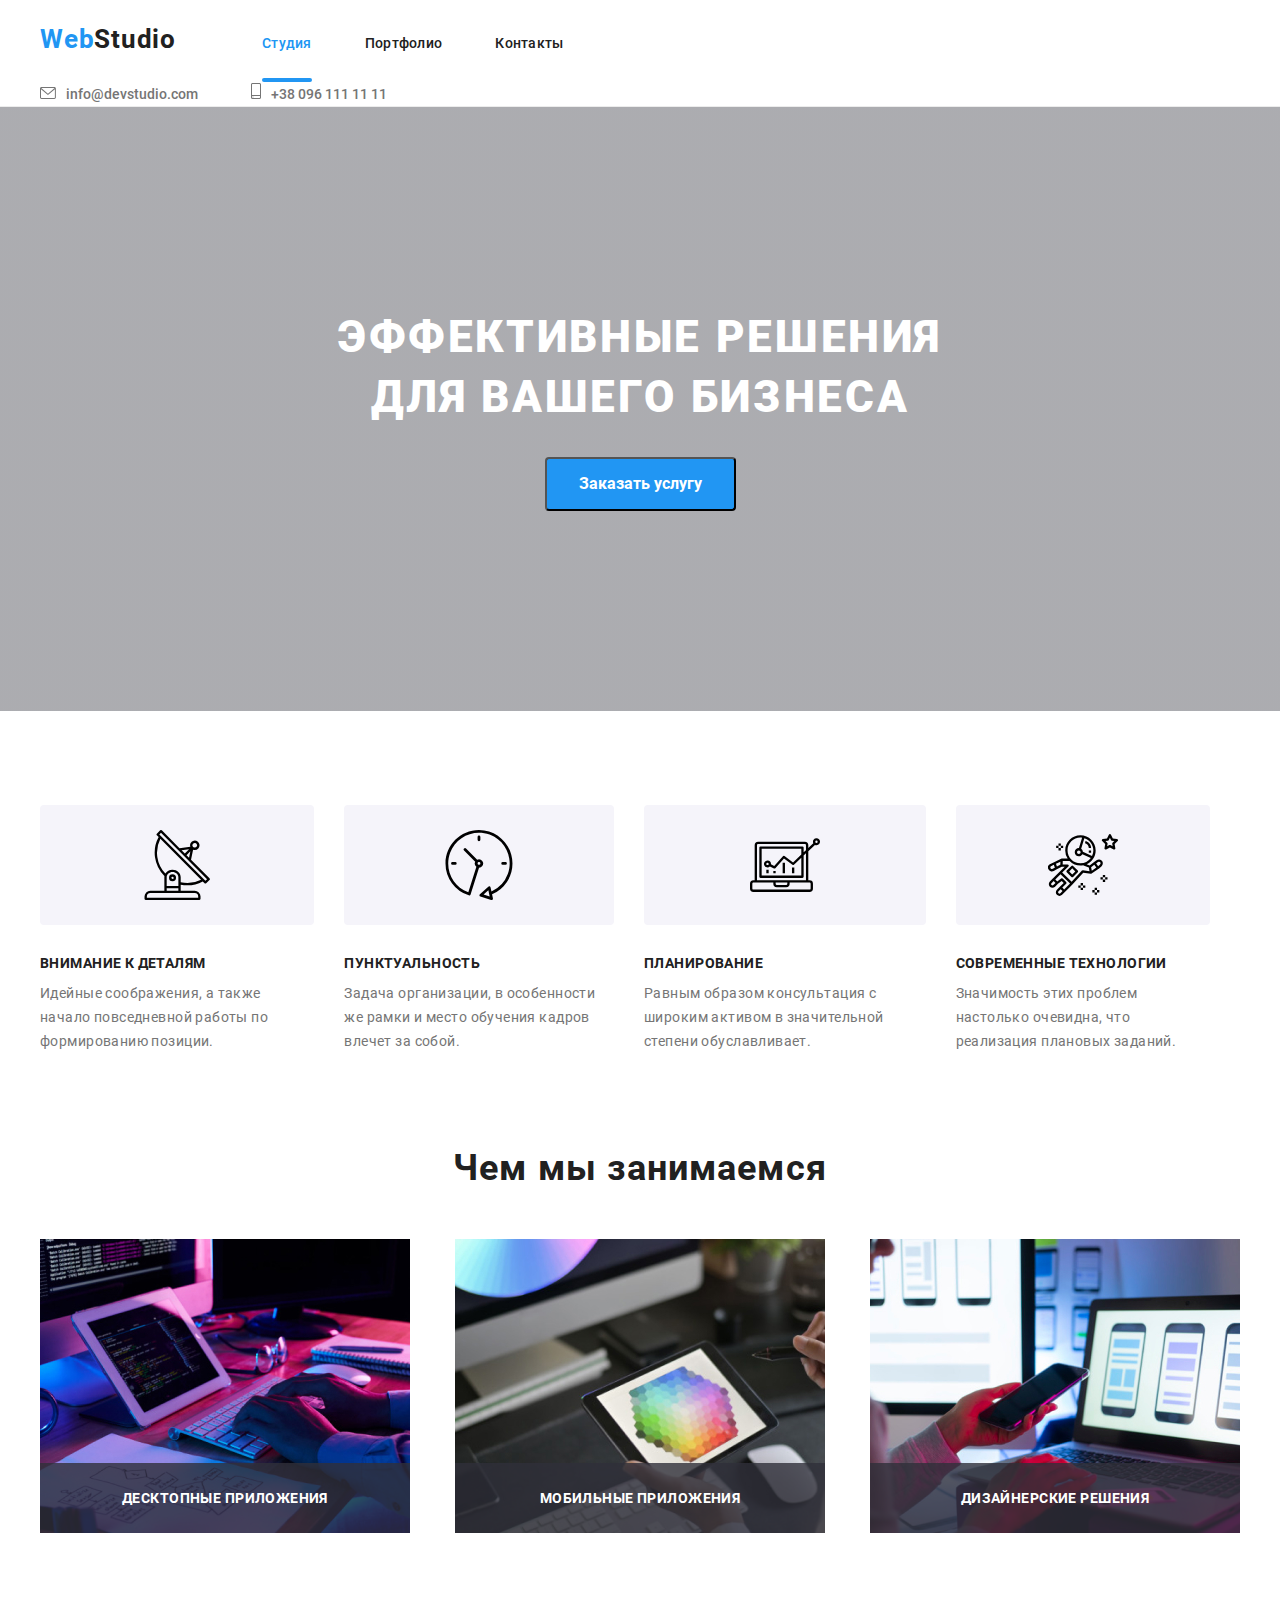
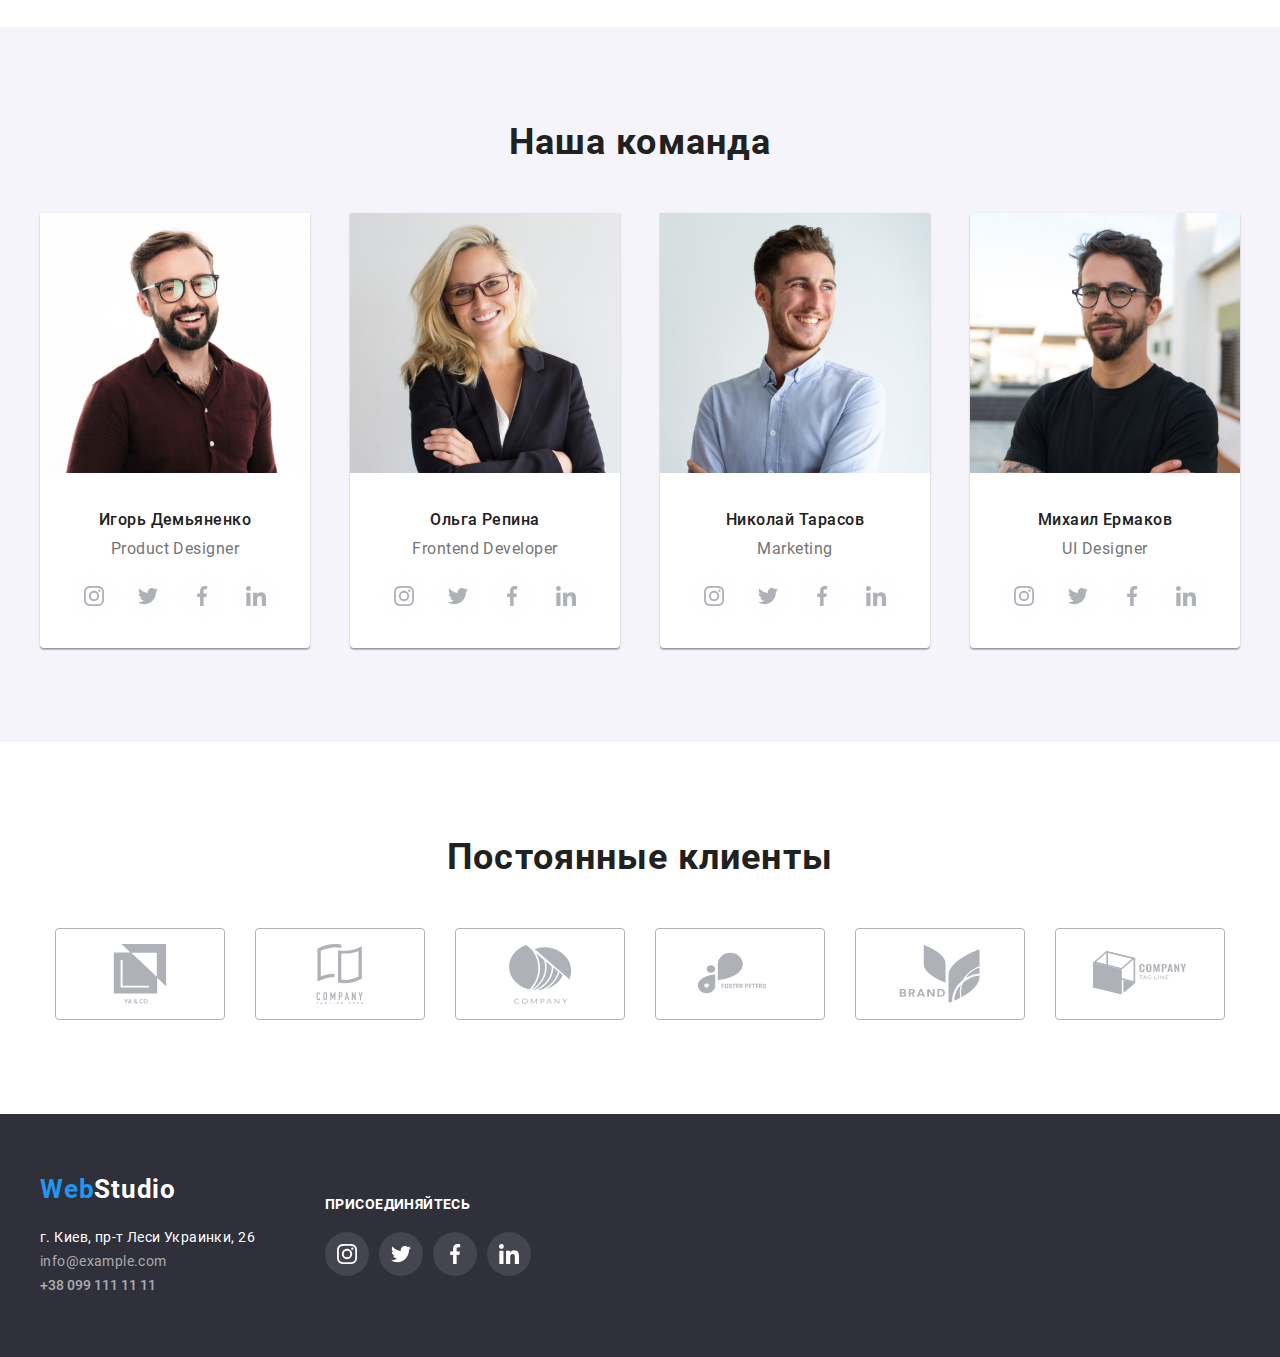
<file: index.html>
<!DOCTYPE html>
<html lang="ru">

<head>
    <meta charset="UTF-8">
    <meta http-equiv="X-UA-Compatible" content="IE=edge">
    <meta name="viewport" content="width=`, initial-scale=1.0">
    <title>Document</title>
    <!-- Fonts start -->
    <!-- <link rel="preconnect" href="https://fonts.googleapis.com">
    <link rel="preconnect" href="https://fonts.gstatic.com" crossorigin>
    <link
        href="https://fonts.googleapis.com/css2?family=Raleway:wght@700&family=Roboto:wght@400;500;700;900&display=swap"
        rel="stylesheet"> -->
    <!-- Fonts end -->

    <!-- Custom styles start -->
    <link rel="stylesheet" href="./css/styles.css">
    <!-- Custom styles end -->
</head>

<body data-body>
    <!-- section header -->
    <header class="header">
        <div class="container header-container">
            <div class="header-group logo-container ">
                <a class="logo" href="./index.html"><span class="logo-prefix">Web</span>Studio</a>
            </div>
            <div class="header-group navigation-container">
                <nav class="header-nav">
                    <div class="header-group">
                        <ul class="header-list">
                            <li class="header-list-item">
                                <a class="current current-link header-link top-bar-link" href="">Студия</a>
                            </li>
                            <li class="header-list-item">
                                <a class="header-link top-bar-link" href="./portfolio.html">Портфолио</a>
                            </li>
                            <li class="header-list-item">
                                <a class="header-link top-bar-link" href="">Контакты</a>
                            </li>
                        </ul>
                    </div>
                </nav>
            </div>

            <div class="header-group">
                <ul class="header-list">
                    <li class="header-list-contact">
                        <a class="header-mail top-bar-link" href="mailto:info@devstudio.com"><svg
                                class="social-media-icon-top" width="16" height="12">
                                <use href="./images/icon-env.svg#icon-envelope"></use>
                            </svg>info@devstudio.com</a>
                    </li>
                    <li class="header-list-contact">
                        <a class="header-contact top-bar-link" href="tel:+380961111111"><svg
                                class="social-media-icon-top" width="10" height="16">
                                <use href="./images/icons/icons-ep.svg#icon-smartphone"></use>
                            </svg>+38 096 111 11 11</a>
                    </li>
                </ul>
            </div>
        </div>

    </header>
    <!-- main content -->
    <main>
        <!-- about hero -->

        <section class="hero">
            <h1 class="hero-title">Эффективные решения для вашего бизнеса</h1>
            <button type="button" class="hero-button" data-modal-open>Заказать услугу</button>
        </section>


        <!--unique content  -->
        <section class="section">
            <div class="container">
                <h2 hidden>О нашей студии</h2>
                <div class="content-list-item">
                    <ul class="content-list">
                        <li class="content-list-title">
                            <div class="content-list-bg">
                                <svg class="content-list-icon" width="70" height="70">
                                    <use href="./images/icons-content.svg#icon-Group"></use>
                                </svg>
                            </div>

                            <h3 class="about-us-item-title">Внимание к деталям</h3>
                            <p class="about-us-item-description">Идейные соображения, а также начало повседневной работы
                                по
                                формированию позиции.</p>
                        </li>
                        <li class="content-list-title">
                            <div class="content-list-bg">
                                <svg class="content-list-icon" width="70" height="70">
                                    <use href="./images/icons-content.svg#icon-clock-1"></use>
                                </svg>
                            </div>
                            <h3 class="about-us-item-title">Пунктуальность</h3>

                            <p class="about-us-item-description">Задача организации, в особенности же рамки и место
                                обучения
                                кадров влечет за собой.</p>
                        </li>
                        <li class="content-list-title">
                            <div class="content-list-bg">
                                <svg class="content-list-icon" width="70" height="70">
                                    <use href="./images/icons-content.svg#icon-diagram-1"></use>
                                </svg>
                            </div>
                            <h3 class="about-us-item-title">Планирование</h3>

                            <p class="about-us-item-description">Равным образом консультация с широким активом в
                                значительной
                                степени обуславливает.</p>
                        </li>
                        <li class="content-list-title">
                            <div class="content-list-bg">
                                <svg class="content-list-icon" width="70" height="70">
                                    <use href="./images/icons-content.svg#icon-astronaut-1"></use>
                                </svg>
                            </div>
                            <h3 class="about-us-item-title">Современные технологии</h3>

                            <p class="about-us-item-description">Значимость этих проблем настолько очевидна, что
                                реализация
                                плановых заданий.</p>
                        </li>
                    </ul>
                </div>


            </div>

        </section>
        <!-- about us -->
        <section class="about">
            <div class="container">
                <h2 class="section-title">Чем мы занимаемся</h2>
                <ul class="about-work-list">
                    <li class="about-work-list-image">
                        <div class="img-wrapper">
                            <img class="about-work-image" src="./images/about-us/img-1.jpg" alt="программирование"
                                width="370" height="294" />
                            <p class="about-img-text">Десктопные приложения</p>
                        </div>
                    </li>
                    <li class="about-work-list-image">
                        <div class="img-wrapper">
                            <img class="about-work-image" src="./images/about-us/img-2.jpg"
                                alt="разработка мобильных приложений" width="370" height="294" />
                            <p class="about-img-text">Мобильные приложения</p>
                        </div>

                    </li>
                    <li class="about-work-list-image">
                        <div class="img-wrapper">
                            <img class="about-work-image" src="./images/about-us/img-3.jpg" alt="графический дизайн"
                                width="370" height="294" />
                            <p class="about-img-text">Дизайнерские решения</p>
                        </div>

                    </li>
                </ul>
            </div>

        </section>
        <!-- our team -->
        <section class="team">
            <div class="container team-container">
                <h2 class="section-title team-title">Наша команда</h2>
                <ul class="team-about">
                    <li class="team-members">
                        <img src="./images/our-team/img-1.jpg" alt="Игорь Демьяненко" width="270" height="260" />
                        <div class="team-members-name">
                            <h3 class="team-name">Игорь Демьяненко</h3>
                            <p class="team-position" lang="en">Product Designer</p>
                            <ul class="social-media list">
                                <li class="social-media-item">
                                    <a class="social-media-link link" href="" target="_blank" rel="noopener noreferrer"
                                        aria-label="instagram">
                                        <svg class="social-media-icon" width="20" height="20">
                                            <use href="./images/icons.svg#icon-instagram-2"></use>
                                        </svg>
                                    </a>

                                </li>
                                <li class="social-media-item">
                                    <a class="social-media-link link" href="" target="_blank" rel="noopener noreferrer"
                                        aria-label="instagram">
                                        <svg class="social-media-icon" width="20" height="20">
                                            <use href="./images/icons.svg#icon-twitter-1"></use>
                                        </svg>

                                    </a>
                                </li>
                                <li class="social-media-item">
                                    <a class="social-media-link link" href="" target="_blank" rel="noopener noreferrer"
                                        aria-label="instagram">
                                        <svg class="social-media-icon" width="20" height="20">
                                            <use href="./images/icons.svg#icon-facebook-1"></use>
                                        </svg>
                                    </a>
                                </li>
                                <li class="social-media-item">
                                    <a class="social-media-link link" href="" target="_blank" rel="noopener noreferrer"
                                        aria-label="instagram">
                                        <svg class="social-media-icon" width="20" height="20">
                                            <use href="./images/icons.svg#icon-linkedin-1"></use>
                                        </svg>
                                    </a>
                                </li>
                            </ul>
                        </div>

                    </li>
                    <li class="team-members">
                        <img src="./images/our-team/img-2.jpg" alt="Ольга Репина" width="270" height="260" />
                        <div class="team-members-name">
                            <h3 class="team-name">Ольга Репина</h3>
                            <p class="team-position" lang="en">Frontend Developer</p>
                            <ul class="social-media list">
                                <li class="social-media-item">
                                    <a class="social-media-link link" href="" target="_blank" rel="noopener noreferrer"
                                        aria-label="instagram">
                                        <svg class="social-media-icon" width="20" height="20">
                                            <use href="./images/icons.svg#icon-instagram-2"></use>
                                        </svg>
                                    </a>

                                </li>
                                <li class="social-media-item">
                                    <a class="social-media-link link" href="" target="_blank" rel="noopener noreferrer"
                                        aria-label="instagram">
                                        <svg class="social-media-icon" width="20" height="20">
                                            <use href="./images/icons.svg#icon-twitter-1"></use>
                                        </svg>

                                    </a>
                                </li>
                                <li class="social-media-item">
                                    <a class="social-media-link link" href="" target="_blank" rel="noopener noreferrer"
                                        aria-label="instagram">
                                        <svg class="social-media-icon" width="20" height="20">
                                            <use href="./images/icons.svg#icon-facebook-1"></use>
                                        </svg>
                                    </a>
                                </li>
                                <li class="social-media-item">
                                    <a class="social-media-link link" href="" target="_blank" rel="noopener noreferrer"
                                        aria-label="instagram">
                                        <svg class="social-media-icon" width="20" height="20">
                                            <use href="./images/icons.svg#icon-linkedin-1"></use>
                                        </svg>
                                    </a>
                                </li>
                            </ul>
                        </div>

                    </li>
                    <li class="team-members">
                        <img src="./images/our-team/img-3.jpg" alt="Николай Тарасов" width="270" height="260" />
                        <div class="team-members-name">
                            <h3 class="team-name">Николай Тарасов</h3>
                            <p class="team-position" lang="en">Marketing</p>
                            <ul class="social-media list">
                                <li class="social-media-item">
                                    <a class="social-media-link link" href="" target="_blank" rel="noopener noreferrer"
                                        aria-label="instagram">
                                        <svg class="social-media-icon" width="20" height="20">
                                            <use href="./images/icons.svg#icon-instagram-2"></use>
                                        </svg>
                                    </a>

                                </li>
                                <li class="social-media-item">
                                    <a class="social-media-link link" href="" target="_blank" rel="noopener noreferrer"
                                        aria-label="instagram">
                                        <svg class="social-media-icon" width="20" height="20">
                                            <use href="./images/icons.svg#icon-twitter-1"></use>
                                        </svg>

                                    </a>
                                </li>
                                <li class="social-media-item">
                                    <a class="social-media-link link" href="" target="_blank" rel="noopener noreferrer"
                                        aria-label="instagram">
                                        <svg class="social-media-icon" width="20" height="20">
                                            <use href="./images/icons.svg#icon-facebook-1"></use>
                                        </svg>
                                    </a>
                                </li>
                                <li class="social-media-item">
                                    <a class="social-media-link link" href="" target="_blank" rel="noopener noreferrer"
                                        aria-label="instagram">
                                        <svg class="social-media-icon" width="20" height="20">
                                            <use href="./images/icons.svg#icon-linkedin-1"></use>
                                        </svg>
                                    </a>
                                </li>
                            </ul>
                        </div>

                    </li>
                    <li class="team-members">
                        <img src="./images/our-team/img-4.jpg" alt="Михаил Ермаков" width="270" height="260" />
                        <div class="team-members-name">
                            <h3 class="team-name">Михаил Ермаков</h3>
                            <p class="team-position" lang="en">UI Designer</p>
                            <ul class="social-media list">
                                <li class="social-media-item">
                                    <a class="social-media-link link" href="" target="_blank" rel="noopener noreferrer"
                                        aria-label="instagram">
                                        <svg class="social-media-icon" width="20" height="20">
                                            <use href="./images/icons.svg#icon-instagram-2"></use>
                                        </svg>
                                    </a>

                                </li>
                                <li class="social-media-item">
                                    <a class="social-media-link link" href="" target="_blank" rel="noopener noreferrer"
                                        aria-label="twitter">
                                        <svg class="social-media-icon" width="20" height="20">
                                            <use href="./images/icons.svg#icon-twitter-1"></use>
                                        </svg>

                                    </a>
                                </li>
                                <li class="social-media-item">
                                    <a class="social-media-link link" href="" target="_blank" rel="noopener noreferrer"
                                        aria-label="facebook">
                                        <svg class="social-media-icon" width="20" height="20">
                                            <use href="./images/icons.svg#icon-facebook-1"></use>
                                        </svg>
                                    </a>
                                </li>
                                <li class="social-media-item">
                                    <a class="social-media-link link" href="" target="_blank" rel="noopener noreferrer"
                                        aria-label="linkedin">
                                        <svg class="social-media-icon" width="20" height="20">
                                            <use href="./images/icons.svg#icon-linkedin-1"></use>
                                        </svg>
                                    </a>
                                </li>
                            </ul>
                        </div>

                    </li>
                </ul>
            </div>

        </section>

        <!-- regular customers -->
        <section class="customers">
            <div class="container">
                <h2 class="section-title">Постоянные клиенты</h2>
                <div class="customer-list">
                    <ul class="customer-list-item">
                        <li class="customer-list-logo">
                            <a class="customer-icon" href="">
                                <svg class="customer-list-icon" width="106" height="60">
                                    <use href="./images/icon-customers.svg#icon-Union"></use>
                                </svg>
                            </a>

                        </li>
                        <li class="customer-list-logo">
                            <a class="customer-icon" href="">
                                <svg class="customer-list-icon" width="106" height="60">
                                    <use href="./images/icon-customers.svg#icon-company"></use>
                                </svg>
                            </a>

                        </li>
                        <li class="customer-list-logo">
                            <a class="customer-icon" href="">
                                <svg class="customer-list-icon" width="106" height="60">
                                    <use href="./images/icon-customers.svg#icon-company-2"></use>
                                </svg>
                            </a>

                        </li>
                        <li class="customer-list-logo">
                            <a class="customer-icon" href="">
                                <svg class="customer-list-icon" width="106" height="60">
                                    <use href="./images/icon-customers.svg#icon-Logo-2"></use>
                                </svg>
                            </a>

                        </li>
                        <li class="customer-list-logo">
                            <a class="customer-icon" href="">
                                <svg class="customer-list-icon" width="106" height="60">
                                    <use href="./images/icon-customers.svg#icon-brand"></use>
                                </svg>
                            </a>

                        </li>
                        <li class="customer-list-logo">
                            <a class="customer-icon" href="">
                                <svg class="customer-list-icon" width="106" height="60">
                                    <use href="./images/icon-customers.svg#icon-tag-line"></use>
                                </svg>
                            </a>

                        </li>
                    </ul>
                </div>

            </div>

        </section>

    </main>

    <!-- section footer -->
    <footer class="footer">
        <div class="container container-footer">
            <div class="footer-contacts">
                <a class="logo footer-logo" href="./index.html"><span class="logo-prefix">Web</span><span
                        class="footer-logo-postfix">Studio</span>
                </a>
                <address>

                    <ul class="footer-list">
                        <li>
                            <a class="adress" href="https://goo.gl/maps/RGLY4rCWEob9oJUB7" target="_blank"
                                rel="noopener noreferrer">г. Киев,
                                пр-т Леси Украинки, 26</a>
                        </li>
                        <li>
                            <a class="mail-footer" href="mailto:info@example.com">info@example.com</a>
                        </li>
                        <li>
                            <a class="footer-contact" href="tel:+380991111111">+38 099 111 11
                                11</a>
                        </li>
                    </ul>
                </address>
            </div>
            <div class="social-footer">
                <p class="social-media-title">присоединяйтесь</p>
                <ul class="social-media">
                    <li class="social-media-link-adress">
                        <a class="social-media-link-footer link" href="" target="_blank" rel="noopener noreferrer"
                            aria-label="instagram">
                            <svg class="social-media-icon" width="20" height="20">
                                <use href="./images/icons.svg#icon-instagram-2"></use>
                            </svg>
                        </a>
                    </li>
                    <li class="social-media-link-adress">
                        <a class="social-media-link-footer link" href="" target="_blank" rel="noopener noreferrer"
                            aria-label="twitter">
                            <svg class="social-media-icon" width="20" height="20">
                                <use href="./images/icons.svg#icon-twitter-1"></use>
                            </svg>
                        </a>
                    </li>
                    <li class="social-media-link-adress">
                        <a class="social-media-link-footer link" href="" target="_blank" rel="noopener noreferrer"
                            aria-label="facebook">
                            <svg class="social-media-icon" width="20" height="20">
                                <use href="./images/icons.svg#icon-facebook-1"></use>
                            </svg>
                        </a>
                    </li>
                    <li class="social-media-link-adress">
                        <a class="social-media-link-footer link" href="" target="_blank" rel="noopener noreferrer"
                            aria-label="linkedin">
                            <svg class="social-media-icon" width="20" height="20">
                                <use href="./images/icons.svg#icon-linkedin-1"></use>
                            </svg>
                        </a>
                    </li>

                </ul>
            </div>



        </div>

    </footer>

    <!-- Modal window -->
    <div class="backdrop is-hidden" data-modal>
        <div class="modal">
            <button class="modal-close-btn" type="button" data-modal-close>
                <svg width="18" height="18">
                    <use href="./images/icons.svg#icon-close"></use>
                </svg>
            </button>
        </div>
    </div>
    <!-- JS -->
    <script src="./js/modal.js"></script>
</body>

</html>
</file>
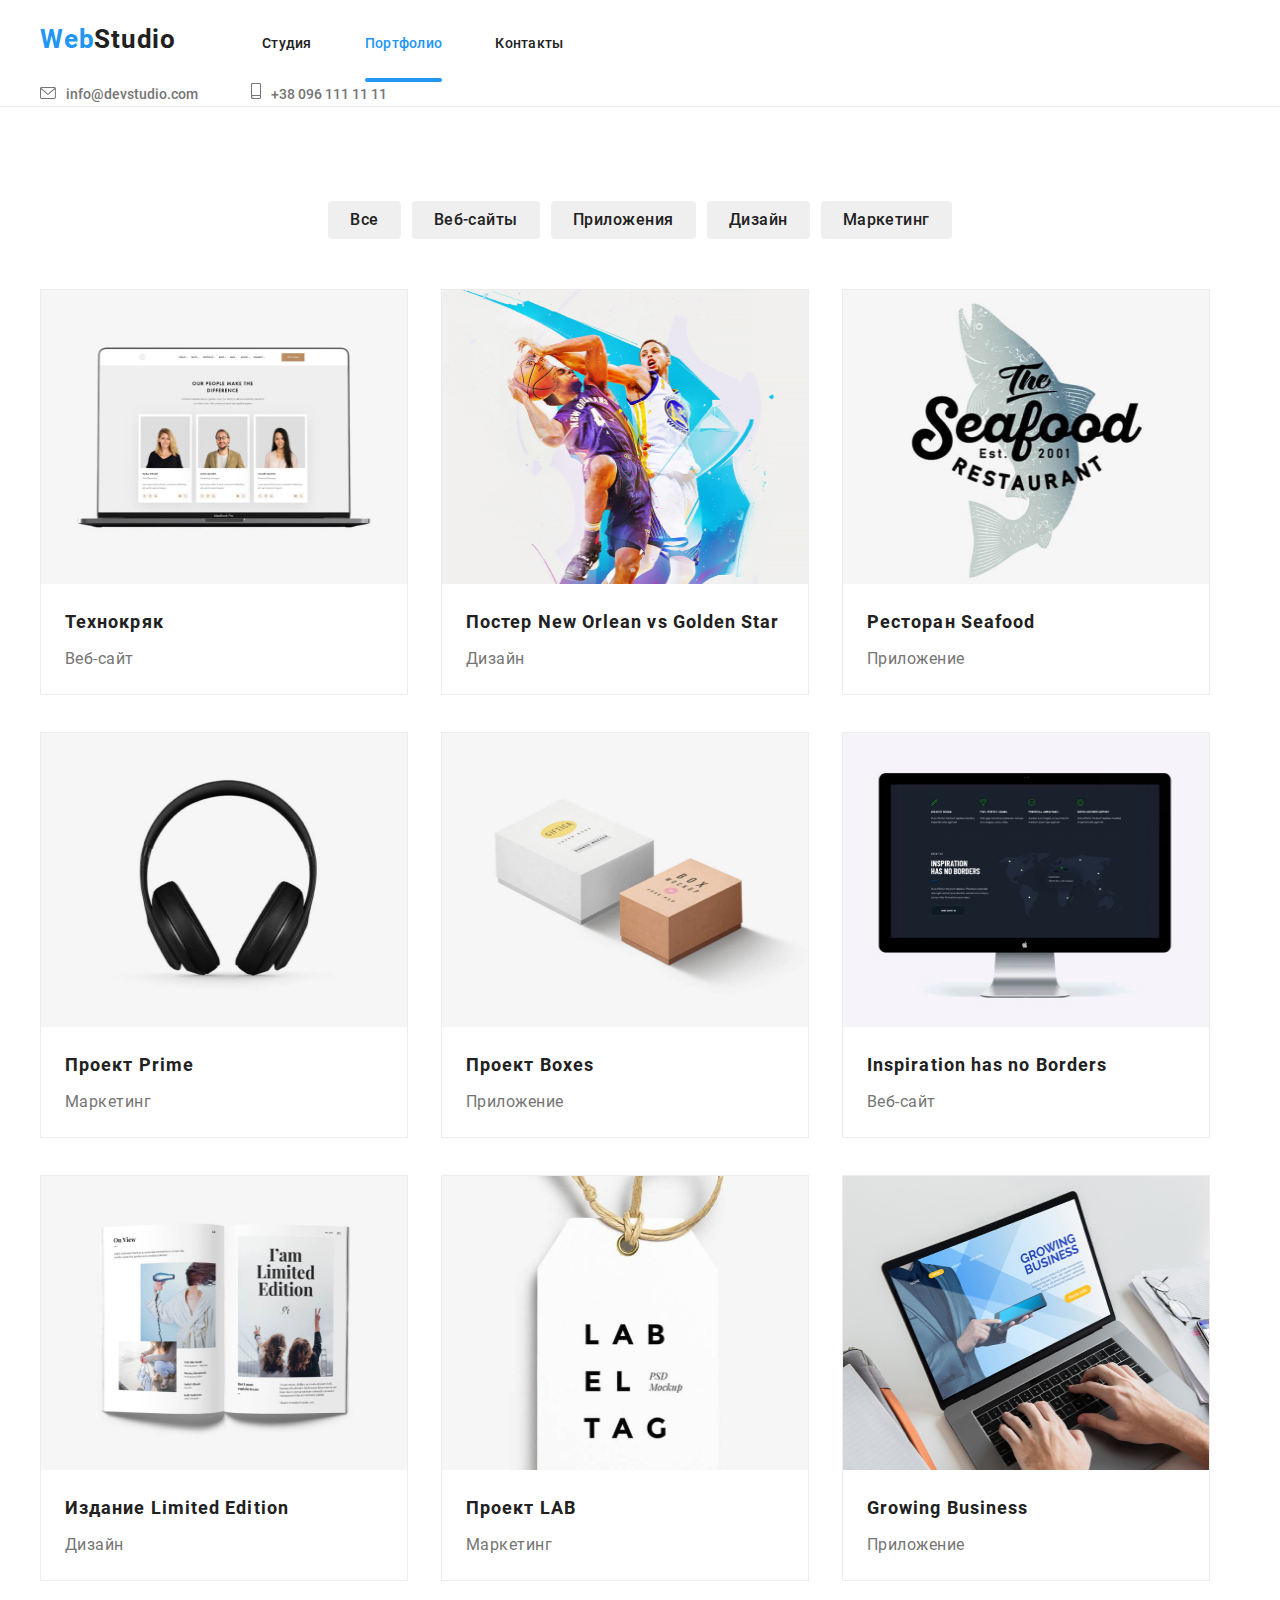
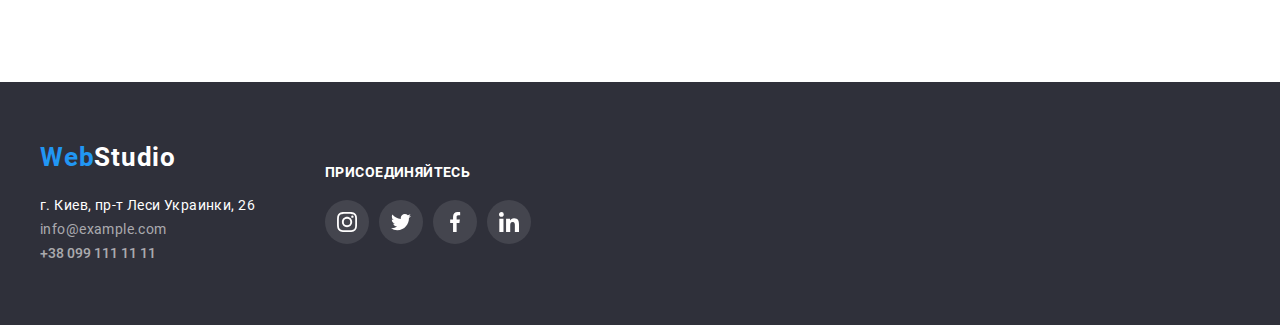
<file: portfolio.html>
<!DOCTYPE html>
<html lang="en">

<head>
    <meta charset="UTF-8">
    <meta http-equiv="X-UA-Compatible" content="IE=edge">
    <meta name="viewport" content="width=device-width, initial-scale=1.0">
    <title>Portfolio</title>

    <link rel="preconnect" href="https://fonts.googleapis.com">
    <link rel="preconnect" href="https://fonts.gstatic.com" crossorigin>
    <link
        href="https://fonts.googleapis.com/css2?family=Raleway:wght@700&family=Roboto:wght@400;500;700;900&display=swap"
        rel="stylesheet">


    <!-- Custom styles start -->
    <link rel="stylesheet" href="./css/styles.css">
    <!-- Custom styles end -->
</head>

<body>
    <header class="header">
        <div class="container header-container">
            <div class="header-group logo-container ">
                <a class="logo" href=""><span class="logo-prefix">Web</span>Studio</a>
            </div>
            <div class="header-group navigation-container">
                <nav class="header-nav">
                    <div class="header-group">
                        <ul class="header-list">
                            <li class="header-list-item">
                                <a class="header-link top-bar-link" href="./index.html">Студия</a>
                            </li>
                            <li class="header-list-item">
                                <a class="current current-link header-link top-bar-link"
                                    href="./portfolio.html">Портфолио</a>
                            </li>
                            <li class="header-list-item">
                                <a class="header-link top-bar-link" href="">Контакты</a>
                            </li>
                        </ul>
                    </div>
                </nav>
            </div>

            <div class="header-group">
                <ul class="header-list">
                    <li class="header-list-contact">
                        <a class="header-mail top-bar-link" href="mailto:info@devstudio.com"><svg
                                class="social-media-icon-top" width="16" height="12">
                                <use href="./images/icon-env.svg#icon-envelope"></use>
                            </svg>info@devstudio.com</a>
                    </li>
                    <li class="header-list-contact">
                        <a class="header-contact top-bar-link" href="tel:+380961111111"><svg
                                class="social-media-icon-top" width="10" height="16">
                                <use href="./images/icons/icons-ep.svg#icon-smartphone"></use>
                            </svg>+38 096 111 11 11</a>
                    </li>
                </ul>
            </div>
        </div>

    </header>

    <!-- main content -->
    <main>
        <!-- <section class="main">

        </section> -->

        <section class="section portfolio">
            <div class="container">
                <ul class="main-menu-list">
                    <li class="main-menu-item">
                        <button type="button" class="current main-button">Все</button>
                    </li>
                    <li class="main-menu-item">
                        <button type="button" class="main-button">Веб-сайты</button>
                    </li>
                    <li class="main-menu-item">
                        <button type="button" class="main-button">Приложения</button>
                    </li>
                    <li class="main-menu-item">
                        <button type="button" class="main-button">Дизайн</button>
                    </li>
                    <li class="main-menu-item">
                        <button type="button" class="main-button">Маркетинг</button>
                    </li>
                </ul>
                <ul class="portfolio-menu">
                    <li class="portfolio-list-item">
                        <div class="portfolio-overlay-img">
                            <img class="portfolio-list-image" src="./images/portfolio/tehnokrjak.jpg" alt="веб-сайт"
                                width="366" height="294">
                            <div class="portfolio-overlay">
                                <p class="portfolio-desc">Ресурс предлагает комплексные предложения с разным уровнем
                                    функционала и сервисов. Все это позволит посетителю получить
                                    исчерпывающие сведения о компании или частном лице.</p>
                            </div>
                        </div>
                        <div class="portfolio-list-name">
                            <h3 class="work-list-title">Технокряк</h3>
                            <p class="work-list-item">Веб-сайт</p>
                        </div>

                    </li>
                    <li class="portfolio-list-item">
                        <div class="portfolio-overlay-img">
                            <img class="portfolio-list-image" src="./images/portfolio/poster.jpg"
                                alt="постер баскетболл" width="366" height="294">
                            <div class="portfolio-overlay">
                                <p class="portfolio-desc">Ресурс предлагает комплексные предложения с разным уровнем
                                    функционала и сервисов. Все это позволит посетителю получить
                                    исчерпывающие сведения о компании или частном лице.</p>
                            </div>
                        </div>
                        <div class="portfolio-list-name">
                            <h3 class="work-list-title">Постер New Orlean vs Golden Star</h3>
                            <p class="work-list-item">Дизайн</p>

                        </div>

                    </li>
                    <li class="portfolio-list-item">
                        <div class="portfolio-overlay-img">
                            <img class="portfolio-list-image" src="./images/portfolio/restoran.jpg"
                                alt="ресторан морепродуктов" width="366" height="294">
                            <div class="portfolio-overlay">
                                <p class="portfolio-desc">Ресурс предлагает комплексные предложения с разным уровнем
                                    функционала и сервисов. Все это позволит посетителю получить
                                    исчерпывающие сведения о компании или частном лице.</p>
                            </div>
                        </div>

                        <div class="portfolio-list-name">
                            <h3 class="work-list-title">Ресторан Seafood</h3>
                            <p class="work-list-item">Приложение</p>
                        </div>

                    </li>
                    <li class="portfolio-list-item">
                        <div class="portfolio-overlay-img">
                            <img class="portfolio-list-image" src="./images/portfolio/prime.jpg" alt="наушники"
                                width="366" height="294">
                            <div class="portfolio-overlay">
                                <p class="portfolio-desc">Ресурс предлагает комплексные предложения с разным уровнем
                                    функционала и сервисов. Все это позволит посетителю получить
                                    исчерпывающие сведения о компании или частном лице.</p>
                            </div>
                        </div>

                        <div class="portfolio-list-name">
                            <h3 class="work-list-title">Проект Prime</h3>
                            <p class="work-list-item">Маркетинг</p>
                        </div>

                    </li>
                    <li class="portfolio-list-item">
                        <div class="portfolio-overlay-img">
                            <img class="portfolio-list-image" src="./images/portfolio/boxes.jpg" alt="коробки"
                                width="366" height="294">
                            <div class="portfolio-overlay">
                                <p class="portfolio-desc">Ресурс предлагает комплексные предложения с разным уровнем
                                    функционала и сервисов. Все это позволит посетителю получить
                                    исчерпывающие сведения о компании или частном лице.</p>
                            </div>
                        </div>

                        <div class="portfolio-list-name">
                            <h3 class="work-list-title">Проект Boxes</h3>
                            <p class="work-list-item">Приложение</p>
                        </div>

                    </li>
                    <li class="portfolio-list-item">
                        <div class="portfolio-overlay-img">
                            <img class="portfolio-list-image" src="./images/portfolio/inspiration.jpg" alt="монитор"
                                width="366" height="294">
                            <div class="portfolio-overlay">
                                <p class="portfolio-desc">Ресурс предлагает комплексные предложения с разным уровнем
                                    функционала и сервисов. Все это позволит посетителю получить
                                    исчерпывающие сведения о компании или частном лице.</p>
                            </div>
                        </div>

                        <div class="portfolio-list-name">
                            <h3 class="work-list-title">Inspiration has no Borders</h3>
                            <p class="work-list-item">Веб-сайт</p>
                        </div>

                    </li>

                    <li class="portfolio-list-item">
                        <div class="portfolio-overlay-img">
                            <img class="portfolio-list-image" src="./images/portfolio/izdanie.jpg" alt="дизайн книг"
                                width="366" height="294">
                            <div class="portfolio-overlay">
                                <p class="portfolio-desc">Ресурс предлагает комплексные предложения с разным уровнем
                                    функционала и сервисов. Все это позволит посетителю получить
                                    исчерпывающие сведения о компании или частном лице.</p>
                            </div>
                        </div>

                        <div class="portfolio-list-name">
                            <h3 class="work-list-title">Издание Limited Edition</h3>
                            <p class="work-list-item">Дизайн</p>
                        </div>

                    </li>
                    <li class="portfolio-list-item">
                        <div class="portfolio-overlay-img">
                            <img class="portfolio-list-image" src="./images/portfolio/proekt.jpg" alt="брелок маркетинг"
                                width="366" height="294">
                            <div class="portfolio-overlay">
                                <p class="portfolio-desc">Ресурс предлагает комплексные предложения с разным уровнем
                                    функционала и сервисов. Все это позволит посетителю получить
                                    исчерпывающие сведения о компании или частном лице.</p>
                            </div>
                        </div>

                        <div class="portfolio-list-name">
                            <h3 class="work-list-title">Проект LAB</h3>
                            <p class="work-list-item">Маркетинг</p>
                        </div>

                    </li>
                    <li class="portfolio-list-item">
                        <div class="portfolio-overlay-img">
                            <img class="portfolio-list-image" src="./images/portfolio/groving.jpg" alt="ноутбук"
                                width="366" height="294">
                            <div class="portfolio-overlay">
                                <p class="portfolio-desc">Ресурс предлагает комплексные предложения с разным уровнем
                                    функционала и сервисов. Все это позволит посетителю получить
                                    исчерпывающие сведения о компании или частном лице.</p>
                            </div>
                        </div>

                        <div class="portfolio-list-name">
                            <h3 class="work-list-title">Growing Business</h3>
                            <p class="work-list-item">Приложение</p>
                        </div>

                    </li>

                </ul>
            </div>

        </section>

    </main>

    <!-- section footer -->
    <footer class="footer">
        <div class="container container-footer">
            <div class="footer-contacts">
                <a class="logo footer-logo" href="./index.html"><span class="logo-prefix">Web</span><span
                        class="footer-logo-postfix">Studio</span>
                </a>
                <address>

                    <ul class="footer-list">
                        <li>
                            <a class="adress" href="https://goo.gl/maps/RGLY4rCWEob9oJUB7" target="_blank"
                                rel="noopener noreferrer">г. Киев,
                                пр-т Леси Украинки, 26</a>
                        </li>
                        <li>
                            <a class="mail-footer" href="mailto:info@example.com">info@example.com</a>
                        </li>
                        <li>
                            <a class="footer-contact" href="tel:+380991111111">+38 099 111 11
                                11</a>
                        </li>
                    </ul>
                </address>
            </div>
            <div class="social-footer">
                <p class="social-media-title">присоединяйтесь</p>
                <ul class="social-media">
                    <li class="social-media-link-adress">
                        <a class="social-media-link-footer link" href="" target="_blank" rel="noopener noreferrer"
                            aria-label="instagram">
                            <svg class="social-media-icon" width="20" height="20">
                                <use href="./images/icons.svg#icon-instagram-2"></use>
                            </svg>
                        </a>
                    </li>
                    <li class="social-media-link-adress">
                        <a class="social-media-link-footer link" href="" target="_blank" rel="noopener noreferrer"
                            aria-label="twitter">
                            <svg class="social-media-icon" width="20" height="20">
                                <use href="./images/icons.svg#icon-twitter-1"></use>
                            </svg>
                        </a>
                    </li>
                    <li class="social-media-link-adress">
                        <a class="social-media-link-footer link" href="" target="_blank" rel="noopener noreferrer"
                            aria-label="facebook">
                            <svg class="social-media-icon" width="20" height="20">
                                <use href="./images/icons.svg#icon-facebook-1"></use>
                            </svg>
                        </a>
                    </li>
                    <li class="social-media-link-adress">
                        <a class="social-media-link-footer link" href="" target="_blank" rel="noopener noreferrer"
                            aria-label="linkedin">
                            <svg class="social-media-icon" width="20" height="20">
                                <use href="./images/icons.svg#icon-linkedin-1"></use>
                            </svg>
                        </a>
                    </li>

                </ul>
            </div>



        </div>

    </footer>


</body>

</html>
</file>
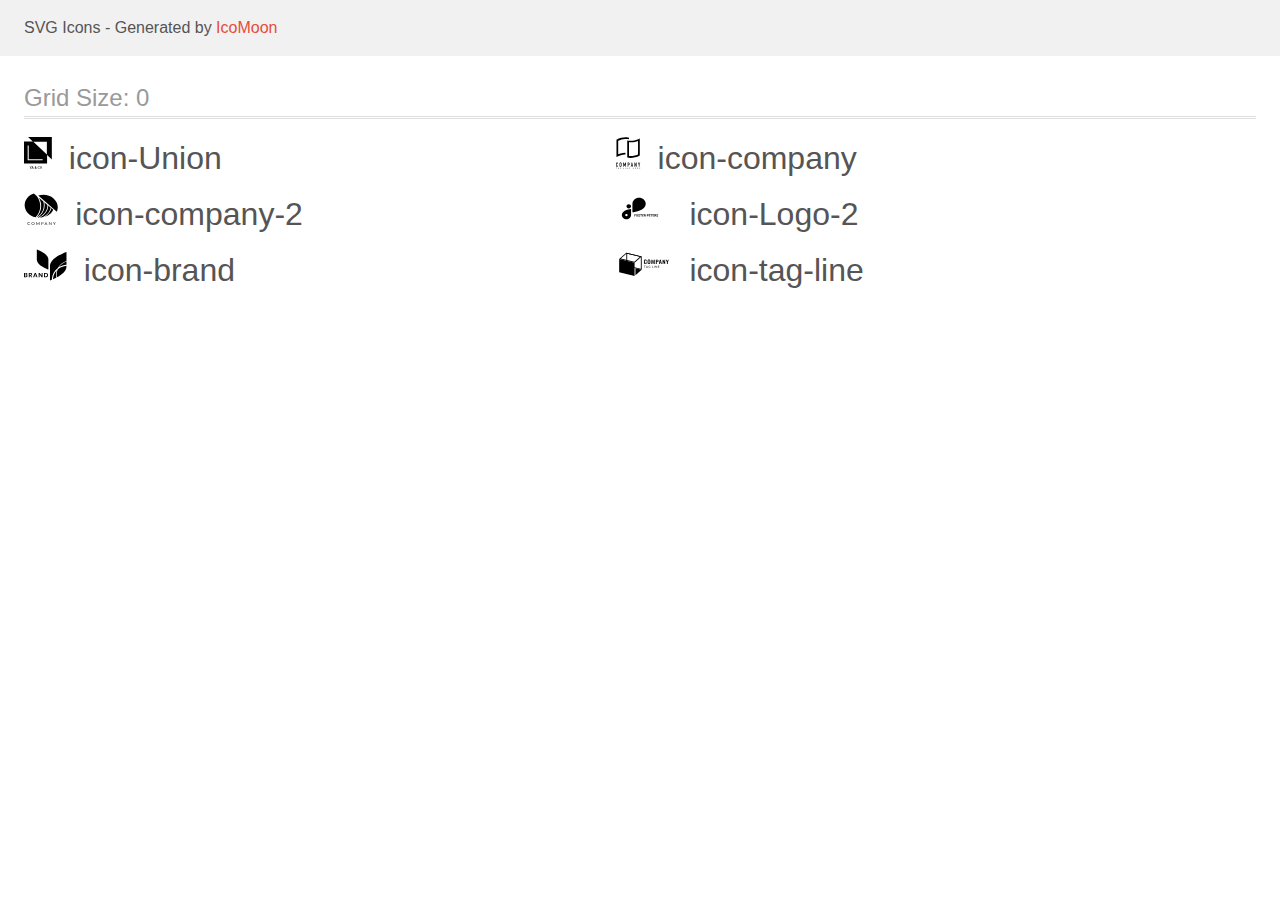
<file: images/icon-customers/demo.html>
<!doctype html>
<html>
<head>
    <title>IcoMoon - SVG Icons</title>
    <meta charset="utf-8">
    <meta name="viewport" content="width=device-width, initial-scale=1">
    <link rel="stylesheet" href="demo-files/demo.css">
    <link rel="stylesheet" href="style.css">
</head>
<body>
<svg aria-hidden="true" style="position: absolute; width: 0; height: 0; overflow: hidden;" version="1.1" xmlns="http://www.w3.org/2000/svg" xmlns:xlink="http://www.w3.org/1999/xlink">
<defs>
<symbol id="icon-Union" viewBox="0 0 28 32">
<path d="M4.085 0l4.771 4.517-8.856-0.005v21.915h23.149v-8.379l4.766 4.512v-22.559h-23.83zM22.939 17.517l-13.528-12.807h13.528v12.807zM18.739 23.221h-15.076v-14.739h1.066v13.741h14.010v0.998zM7.223 29.344l-0.557 1.147-0.557-1.147h-0.467l0.813 1.529v0.891h0.422v-0.891l0.811-1.529h-0.465zM7.923 31.764l0.196-0.563h0.938l0.198 0.563h0.439l-0.916-2.42h-0.377l-0.914 2.42h0.437zM8.588 29.858l0.351 1.004h-0.701l0.351-1.004zM10.805 30.804c-0.061 0.093-0.091 0.196-0.091 0.307 0 0.204 0.072 0.37 0.214 0.497 0.144 0.126 0.336 0.189 0.575 0.189s0.445-0.065 0.618-0.194l0.136 0.161h0.469l-0.356-0.421c0.14-0.191 0.209-0.435 0.209-0.733h-0.351c0 0.163-0.034 0.311-0.101 0.444l-0.467-0.552 0.165-0.12c0.116-0.084 0.2-0.168 0.251-0.253 0.051-0.085 0.076-0.178 0.076-0.279 0-0.153-0.056-0.281-0.17-0.384-0.112-0.104-0.256-0.156-0.432-0.156-0.195 0-0.35 0.055-0.465 0.166-0.115 0.11-0.173 0.259-0.173 0.449 0 0.078 0.018 0.158 0.055 0.241 0.038 0.083 0.104 0.184 0.198 0.303-0.18 0.129-0.3 0.24-0.361 0.334zM11.897 31.339c-0.119 0.091-0.246 0.136-0.382 0.136-0.121 0-0.217-0.035-0.289-0.105s-0.108-0.161-0.108-0.273c0-0.13 0.067-0.245 0.2-0.346l0.052-0.037 0.529 0.623zM11.463 30.267c-0.114-0.141-0.171-0.258-0.171-0.351 0-0.081 0.023-0.148 0.070-0.201s0.109-0.080 0.188-0.080c0.073 0 0.133 0.023 0.181 0.068 0.048 0.044 0.072 0.098 0.072 0.161 0 0.095-0.034 0.173-0.103 0.234l-0.052 0.042-0.184 0.126zM15.403 31.581c0.166-0.145 0.262-0.347 0.286-0.605h-0.419c-0.022 0.173-0.075 0.296-0.158 0.371s-0.207 0.111-0.372 0.111c-0.181 0-0.318-0.069-0.412-0.206-0.093-0.137-0.14-0.337-0.14-0.598v-0.214c0.002-0.258 0.052-0.454 0.15-0.587 0.099-0.134 0.239-0.201 0.422-0.201 0.157 0 0.277 0.039 0.357 0.116 0.082 0.076 0.133 0.202 0.153 0.376h0.419c-0.027-0.265-0.121-0.47-0.284-0.615s-0.378-0.218-0.645-0.218c-0.198 0-0.373 0.047-0.525 0.141-0.151 0.094-0.267 0.228-0.347 0.402s-0.121 0.375-0.121 0.603v0.226c0.003 0.223 0.045 0.418 0.125 0.587s0.193 0.299 0.339 0.391c0.147 0.091 0.317 0.136 0.51 0.136 0.276 0 0.497-0.072 0.663-0.216zM17.875 31.242c0.082-0.18 0.123-0.388 0.123-0.625v-0.135c-0.001-0.236-0.043-0.443-0.126-0.62-0.083-0.178-0.201-0.315-0.354-0.409-0.152-0.095-0.326-0.143-0.524-0.143s-0.372 0.048-0.525 0.145c-0.152 0.095-0.27 0.233-0.354 0.414-0.083 0.181-0.125 0.389-0.125 0.625v0.136c0.001 0.232 0.043 0.436 0.126 0.613 0.084 0.177 0.203 0.314 0.356 0.411 0.154 0.095 0.329 0.143 0.525 0.143 0.198 0 0.373-0.048 0.525-0.143 0.153-0.096 0.27-0.234 0.352-0.412zM17.424 29.874c0.102 0.143 0.153 0.349 0.153 0.617v0.126c0 0.273-0.050 0.48-0.151 0.622-0.1 0.142-0.243 0.213-0.429 0.213-0.184 0-0.328-0.073-0.432-0.218-0.103-0.145-0.155-0.351-0.155-0.617v-0.14c0.002-0.26 0.054-0.462 0.156-0.603 0.103-0.143 0.245-0.214 0.427-0.214 0.186 0 0.33 0.072 0.43 0.214z"></path>
</symbol>
<symbol id="icon-company" viewBox="0 0 25 32">
<path d="M10.531 1.806h-0.084c-0.129-0.008-0.258-0.011-0.388-0.014v0h-0.28c-0.244 0-0.494 0.006-0.741 0.019-0.019-0.001-0.037-0.001-0.056 0-2.243 0.127-4.44 0.688-6.471 1.651l-0.266 0.128v13.625l0.623-0.211c0.546-0.188 1.129-0.357 1.731-0.513 1.629-0.418 3.301-0.64 4.982-0.662v1.79c-0.223 0.002-0.439 0.008-0.655 0.019h-0.051c-1.294 0.071-2.577 0.268-3.833 0.588-1.59 0.398-3.124 0.996-4.566 1.779v-17.475c1.497-0.873 3.11-1.529 4.79-1.948 1.475-0.381 2.992-0.576 4.515-0.582h0.263c0.314 0.008 0.621 0.022 0.909 0.044 0.759 0.053 1.511 0.173 2.249 0.358v1.762c-0.717-0.167-1.445-0.277-2.179-0.329-0.015-0.001-0.030-0.003-0.045-0.004-0.152-0.013-0.304-0.026-0.446-0.026zM13.633 3.607c0.391 0.030 0.796 0.044 1.205 0.044 1.601-0.006 3.195-0.21 4.747-0.609 1.589-0.4 3.123-0.998 4.564-1.781v17.163c-1.498 0.873-3.111 1.529-4.792 1.948-1.475 0.379-2.992 0.574-4.515 0.581-1.154 0.009-2.304-0.126-3.425-0.404v-17.275c0.265 0.061 0.537 0.117 0.814 0.164 0.455 0.077 0.934 0.133 1.401 0.167zM22.367 3.74l-0.623 0.21c-0.573 0.192-1.15 0.365-1.731 0.518-1.691 0.434-3.428 0.657-5.173 0.663-0.406 0-0.78-0.011-1.141-0.034l-0.497-0.033v14.017l0.427 0.038c0.395 0.034 0.803 0.052 1.214 0.052 1.374-0.006 2.743-0.183 4.074-0.527 1.096-0.275 2.162-0.658 3.184-1.144l0.266-0.128v-13.63z"></path>
<path d="M1.684 25.977c-0.090-0.093-0.197-0.166-0.317-0.214s-0.247-0.071-0.376-0.066c-0.137-0.002-0.273 0.024-0.4 0.075-0.117 0.046-0.222 0.116-0.311 0.205s-0.156 0.196-0.201 0.313c-0.049 0.123-0.073 0.254-0.072 0.387v2.335c-0.006 0.165 0.026 0.328 0.092 0.479 0.055 0.12 0.135 0.226 0.233 0.313 0.093 0.079 0.203 0.135 0.321 0.166 0.114 0.032 0.231 0.048 0.349 0.049 0.13 0.001 0.259-0.027 0.377-0.081 0.117-0.051 0.222-0.124 0.311-0.216 0.087-0.091 0.156-0.197 0.204-0.313 0.050-0.118 0.075-0.244 0.075-0.372v-0.261h-0.61v0.208c0.002 0.071-0.010 0.142-0.036 0.208-0.020 0.050-0.050 0.095-0.089 0.131-0.038 0.031-0.081 0.053-0.128 0.067-0.041 0.014-0.084 0.021-0.128 0.022-0.054 0.006-0.11-0.002-0.16-0.024s-0.094-0.057-0.126-0.101c-0.058-0.094-0.086-0.203-0.081-0.313v-2.177c-0.004-0.121 0.022-0.241 0.075-0.349 0.032-0.049 0.077-0.089 0.129-0.114s0.112-0.034 0.17-0.027c0.053-0.002 0.105 0.009 0.152 0.032s0.089 0.057 0.12 0.099c0.068 0.090 0.104 0.2 0.101 0.313v0.202h0.604v-0.238c0.001-0.14-0.024-0.278-0.075-0.408-0.045-0.122-0.114-0.234-0.204-0.329z"></path>
<path d="M5.31 25.95c-0.195-0.164-0.44-0.255-0.694-0.257-0.124 0-0.248 0.023-0.364 0.066-0.119 0.042-0.228 0.107-0.322 0.191-0.101 0.091-0.182 0.202-0.237 0.327-0.061 0.143-0.092 0.297-0.089 0.452v2.239c-0.004 0.158 0.026 0.314 0.089 0.459 0.055 0.12 0.136 0.227 0.237 0.313 0.093 0.087 0.203 0.154 0.322 0.197 0.117 0.043 0.24 0.065 0.364 0.066s0.248-0.023 0.364-0.066c0.121-0.044 0.233-0.111 0.33-0.197 0.097-0.087 0.176-0.194 0.23-0.313 0.063-0.145 0.093-0.301 0.089-0.459v-2.239c0.003-0.155-0.027-0.31-0.089-0.452-0.054-0.123-0.133-0.235-0.23-0.327zM5.025 28.969c0.005 0.060-0.003 0.12-0.024 0.176s-0.054 0.107-0.097 0.148c-0.081 0.068-0.182 0.105-0.287 0.105s-0.207-0.037-0.287-0.105c-0.043-0.041-0.076-0.092-0.097-0.148s-0.029-0.116-0.024-0.176v-2.239c-0.005-0.060 0.003-0.12 0.024-0.176s0.054-0.107 0.097-0.148c0.081-0.068 0.182-0.105 0.287-0.105s0.207 0.037 0.287 0.105c0.043 0.041 0.076 0.092 0.097 0.148s0.029 0.116 0.024 0.176v2.239z"></path>
<path d="M10.072 29.969v-4.239h-0.587l-0.771 2.244h-0.011l-0.777-2.244h-0.581v4.239h0.606v-2.579h0.011l0.593 1.823h0.302l0.598-1.823h0.011v2.579h0.606z"></path>
<path d="M13.513 26.027c-0.093-0.105-0.211-0.184-0.343-0.232-0.142-0.046-0.29-0.068-0.439-0.066h-0.9v4.239h0.604v-1.656h0.311c0.188 0.009 0.376-0.031 0.545-0.116 0.137-0.076 0.252-0.188 0.332-0.324 0.070-0.113 0.117-0.238 0.139-0.369 0.024-0.16 0.035-0.321 0.033-0.482 0.006-0.204-0.014-0.407-0.059-0.606-0.040-0.147-0.117-0.281-0.223-0.39zM13.201 27.319c-0.003 0.077-0.022 0.152-0.056 0.221-0.035 0.065-0.089 0.117-0.156 0.149-0.089 0.040-0.187 0.058-0.285 0.053h-0.275v-1.441h0.311c0.094-0.005 0.187 0.014 0.272 0.053 0.062 0.036 0.112 0.091 0.142 0.157 0.033 0.074 0.051 0.155 0.053 0.236 0 0.089 0 0.183 0 0.282s0.006 0.2 0 0.291h-0.006z"></path>
<path d="M16.374 25.73h-0.495l-0.934 4.239h0.604l0.177-0.911h0.823l0.177 0.911h0.604l-0.957-4.239zM15.817 28.481l0.297-1.537h0.011l0.296 1.537h-0.604z"></path>
<path d="M20.277 28.284h-0.011l-0.912-2.554h-0.581v4.239h0.604v-2.549h0.012l0.923 2.549h0.568v-4.239h-0.604v2.554z"></path>
<path d="M23.968 25.73l-0.486 1.685h-0.012l-0.486-1.685h-0.64l0.83 2.447v1.792h0.604v-1.792l0.83-2.447h-0.64z"></path>
<path d="M0 31.166h0.291v0.817h0.198v-0.817h0.29v-0.167h-0.778v0.167z"></path>
<path d="M2.447 30.998l-0.381 0.984h0.21l0.081-0.224h0.392l0.084 0.224h0.215l-0.391-0.984h-0.21zM2.416 31.593l0.134-0.365 0.134 0.365h-0.268z"></path>
<path d="M4.866 31.62h0.227v0.127c-0.066 0.053-0.149 0.082-0.234 0.083-0.040 0.002-0.079-0.005-0.116-0.021s-0.068-0.041-0.093-0.072c-0.052-0.075-0.078-0.165-0.073-0.257 0-0.219 0.095-0.329 0.283-0.329 0.050-0.005 0.099 0.008 0.14 0.037s0.070 0.071 0.082 0.12l0.195-0.038c-0.042-0.192-0.181-0.289-0.417-0.289-0.127-0.003-0.25 0.042-0.344 0.127-0.050 0.049-0.088 0.108-0.112 0.174s-0.034 0.135-0.029 0.205c-0.006 0.135 0.039 0.267 0.126 0.369 0.048 0.050 0.107 0.088 0.171 0.113s0.134 0.035 0.203 0.031c0.154 0.004 0.304-0.052 0.417-0.157v-0.388h-0.427v0.166z"></path>
<path d="M7.337 30.998h-0.199v0.984h0.69v-0.167h-0.49v-0.817z"></path>
<path d="M9.426 30.998h-0.199v0.984h0.199v-0.984z"></path>
<path d="M11.469 31.656l-0.403-0.657h-0.193v0.984h0.185v-0.643l0.395 0.643h0.198v-0.984h-0.182v0.657z"></path>
<path d="M13.315 31.549h0.49v-0.167h-0.49v-0.216h0.528v-0.167h-0.727v0.984h0.747v-0.167h-0.548v-0.266z"></path>
<path d="M17.792 31.387h-0.388v-0.388h-0.198v0.984h0.198v-0.43h0.388v0.43h0.198v-0.984h-0.198v0.388z"></path>
<path d="M19.649 31.549h0.492v-0.167h-0.492v-0.216h0.529v-0.167h-0.727v0.984h0.746v-0.167h-0.548v-0.266z"></path>
<path d="M22.168 31.549c0.171-0.027 0.258-0.117 0.258-0.274 0.005-0.042-0.001-0.084-0.018-0.123s-0.044-0.072-0.078-0.096c-0.089-0.045-0.189-0.065-0.288-0.058h-0.417v0.984h0.198v-0.412h0.039c0.042-0.003 0.084 0.005 0.123 0.022 0.029 0.018 0.053 0.043 0.070 0.072l0.215 0.313h0.237l-0.12-0.192c-0.053-0.095-0.128-0.176-0.218-0.236zM21.969 31.413h-0.146v-0.247h0.156c0.068-0.005 0.136 0.002 0.201 0.023 0.014 0.013 0.026 0.029 0.033 0.046s0.011 0.037 0.010 0.056c-0.001 0.019-0.006 0.038-0.015 0.055s-0.022 0.032-0.037 0.043c-0.065 0.020-0.133 0.028-0.201 0.023z"></path>
<path d="M24.067 31.549h0.49v-0.167h-0.49v-0.216h0.529v-0.167h-0.729v0.984h0.747v-0.167h-0.548v-0.266z"></path>
</symbol>
<symbol id="icon-company-2" viewBox="0 0 34 32">
<path d="M5.643 31.315c0.012 0 0.024 0.003 0.035 0.007s0.021 0.011 0.029 0.018l0.166 0.159c-0.129 0.129-0.288 0.231-0.467 0.302-0.21 0.076-0.435 0.113-0.663 0.108-0.213 0.004-0.426-0.031-0.623-0.101-0.178-0.065-0.338-0.162-0.469-0.285-0.134-0.128-0.237-0.278-0.303-0.44-0.073-0.182-0.108-0.373-0.106-0.565-0.003-0.193 0.036-0.386 0.114-0.567 0.073-0.164 0.182-0.314 0.322-0.44 0.142-0.124 0.312-0.222 0.499-0.287 0.205-0.069 0.422-0.103 0.642-0.101 0.204-0.004 0.407 0.027 0.596 0.092 0.165 0.062 0.316 0.148 0.447 0.255l-0.139 0.17c-0.010 0.012-0.022 0.022-0.035 0.031-0.016 0.010-0.036 0.014-0.056 0.013-0.022-0.001-0.042-0.008-0.060-0.018l-0.075-0.045-0.104-0.058c-0.045-0.021-0.091-0.040-0.139-0.056-0.062-0.019-0.125-0.034-0.189-0.045-0.082-0.013-0.164-0.019-0.247-0.018-0.158-0.002-0.315 0.024-0.461 0.076-0.136 0.048-0.26 0.121-0.361 0.213-0.104 0.098-0.183 0.214-0.235 0.339-0.058 0.144-0.087 0.295-0.085 0.448-0.002 0.155 0.026 0.309 0.085 0.455 0.051 0.125 0.129 0.239 0.231 0.338 0.095 0.092 0.213 0.163 0.345 0.209 0.136 0.049 0.281 0.073 0.428 0.072 0.085 0.001 0.17-0.004 0.253-0.014 0.137-0.015 0.268-0.056 0.384-0.121 0.058-0.033 0.113-0.071 0.164-0.112 0.021-0.018 0.049-0.028 0.079-0.029z"></path>
<path d="M10.441 30.517c0.003 0.192-0.035 0.382-0.112 0.561-0.068 0.163-0.174 0.311-0.313 0.436s-0.306 0.222-0.491 0.286c-0.407 0.135-0.856 0.135-1.263 0-0.184-0.065-0.35-0.163-0.488-0.287-0.138-0.127-0.246-0.276-0.316-0.44-0.15-0.364-0.15-0.761 0-1.125 0.071-0.164 0.178-0.314 0.316-0.442 0.139-0.12 0.305-0.214 0.488-0.276 0.406-0.137 0.857-0.137 1.263 0 0.185 0.065 0.351 0.163 0.49 0.287 0.137 0.125 0.243 0.273 0.314 0.435 0.077 0.181 0.115 0.372 0.112 0.565zM10.005 30.517c0.003-0.153-0.023-0.306-0.079-0.451-0.047-0.125-0.122-0.239-0.222-0.338-0.097-0.093-0.217-0.166-0.351-0.213-0.296-0.099-0.623-0.099-0.918 0-0.134 0.047-0.254 0.12-0.351 0.213-0.101 0.097-0.178 0.212-0.224 0.338-0.106 0.294-0.106 0.609 0 0.903 0.047 0.125 0.123 0.24 0.224 0.338 0.098 0.092 0.217 0.164 0.351 0.211 0.296 0.096 0.622 0.096 0.918 0 0.134-0.047 0.254-0.119 0.351-0.211 0.1-0.098 0.175-0.213 0.222-0.338 0.056-0.145 0.082-0.298 0.079-0.451z"></path>
<path d="M13.715 30.99l0.044 0.101c0.017-0.036 0.031-0.069 0.048-0.101 0.016-0.034 0.034-0.067 0.054-0.099l1.062-1.677c0.021-0.029 0.039-0.047 0.060-0.052 0.028-0.007 0.058-0.011 0.087-0.009h0.314v2.727h-0.372v-2.005c0-0.025 0-0.054 0-0.085-0.002-0.031-0.002-0.063 0-0.094l-1.068 1.7c-0.014 0.025-0.035 0.047-0.063 0.062s-0.059 0.023-0.091 0.023h-0.060c-0.032 0-0.064-0.007-0.091-0.022s-0.049-0.037-0.062-0.062l-1.099-1.711c0 0.032 0 0.065 0 0.097s0 0.061 0 0.087v2.005h-0.359v-2.722h0.314c0.030-0.002 0.059 0.002 0.087 0.009 0.026 0.011 0.046 0.030 0.058 0.052l1.084 1.678c0.021 0.031 0.039 0.064 0.054 0.097z"></path>
<path d="M17.71 30.855v1.021h-0.415v-2.723h0.926c0.175-0.003 0.349 0.017 0.517 0.059 0.134 0.033 0.259 0.091 0.366 0.17 0.092 0.074 0.163 0.165 0.208 0.267 0.049 0.111 0.073 0.229 0.071 0.348 0.002 0.119-0.024 0.238-0.077 0.348-0.050 0.104-0.127 0.198-0.224 0.273-0.107 0.082-0.232 0.143-0.368 0.18-0.162 0.045-0.331 0.066-0.501 0.063l-0.503-0.007zM17.71 30.562h0.503c0.109 0.001 0.218-0.013 0.322-0.041 0.086-0.025 0.165-0.065 0.233-0.117 0.062-0.050 0.111-0.112 0.141-0.18 0.034-0.073 0.051-0.151 0.050-0.229 0.005-0.076-0.009-0.151-0.042-0.222s-0.082-0.134-0.145-0.186c-0.159-0.108-0.358-0.16-0.559-0.146h-0.503v1.122z"></path>
<path d="M23.294 31.88h-0.328c-0.033 0.001-0.065-0.008-0.091-0.025-0.024-0.017-0.042-0.039-0.054-0.063l-0.282-0.659h-1.419l-0.293 0.659c-0.011 0.024-0.029 0.045-0.052 0.061-0.026 0.018-0.060 0.028-0.093 0.027h-0.328l1.246-2.727h0.432l1.263 2.727zM21.237 30.867h1.172l-0.494-1.11c-0.038-0.084-0.069-0.169-0.093-0.256l-0.048 0.143c-0.014 0.043-0.031 0.083-0.046 0.116l-0.49 1.108z"></path>
<path d="M25.089 29.165c0.025 0.012 0.046 0.029 0.062 0.049l1.818 2.056c0-0.032 0-0.065 0-0.096s0-0.061 0-0.090v-1.931h0.372v2.727h-0.208c-0.030 0.001-0.059-0.005-0.085-0.016-0.026-0.013-0.048-0.030-0.067-0.050l-1.816-2.054c0.002 0.031 0.002 0.063 0 0.094 0 0.031 0 0.058 0 0.083v1.944h-0.372v-2.727h0.22c0.026-0.001 0.051 0.004 0.075 0.013z"></path>
<path d="M30.402 30.795v1.083h-0.415v-1.083l-1.149-1.642h0.372c0.032-0.002 0.064 0.007 0.089 0.023 0.023 0.018 0.042 0.038 0.056 0.061l0.719 1.059c0.029 0.045 0.054 0.087 0.075 0.126s0.037 0.078 0.052 0.116l0.054-0.117c0.020-0.043 0.044-0.084 0.071-0.125l0.708-1.067c0.015-0.021 0.033-0.041 0.054-0.058 0.025-0.019 0.057-0.028 0.089-0.027h0.376l-1.151 1.65z"></path>
<path d="M13.51 24.576c0.181 0.020 0.364 0.036 0.548 0.051 2.803-1.089 5.174-2.873 6.817-5.126s2.485-4.878 2.421-7.546l-3.089-2.684c0.628 2.84 0.334 5.776-0.849 8.479s-3.208 5.067-5.849 6.827z"></path>
<path d="M12.407 24.451l0.083 0.014c2.822-1.754 4.974-4.203 6.176-7.030s1.402-5.904 0.571-8.83l-4.4-3.823c1.78 3.142 2.496 6.659 2.066 10.141s-1.989 6.786-4.496 9.528z"></path>
<path d="M27.328 15.106c-0.747 2.931-2.563 5.574-5.177 7.537-0.763 0.576-1.587 1.090-2.46 1.534 2.128-0.544 4.085-1.504 5.718-2.809s2.9-2.917 3.703-4.714l-1.784-1.549z"></path>
<path d="M26.628 14.674l-2.541-2.207c-0.049 2.517-0.872 4.976-2.385 7.123s-3.66 3.902-6.217 5.084h0.012c0.57-0 1.139-0.030 1.705-0.088 2.39-0.848 4.502-2.196 6.147-3.926s2.771-3.785 3.278-5.985z"></path>
<path d="M12.774 3.17l-3.031-2.637c-2.709 0.91-5.040 2.509-6.686 4.588s-2.531 4.542-2.54 7.066v0c0.010 2.789 1.090 5.495 3.070 7.69s4.745 3.754 7.859 4.43c2.78-2.942 4.407-6.579 4.646-10.38s-0.924-7.569-3.319-10.757z"></path>
<path d="M33.63 14.268c-0.011-3.309-1.529-6.479-4.221-8.818s-6.342-3.658-10.15-3.668c-1.76-0.002-3.504 0.281-5.146 0.832l18.557 16.123c0.635-1.425 0.961-2.94 0.96-4.469z"></path>
</symbol>
<symbol id="icon-Logo-2" viewBox="0 0 57 32">
<path d="M12.878 11.255h-0.002c-1.279 0-2.316 0.921-2.316 2.058v0.001c0 1.137 1.037 2.058 2.316 2.058h0.002c1.279 0 2.316-0.921 2.316-2.058v-0.001c0-1.137-1.037-2.058-2.316-2.058z"></path>
<path d="M29.971 10.597c-0.004-1.579-0.711-3.092-1.967-4.208s-2.958-1.745-4.735-1.749v0c-1.777 0.003-3.48 0.631-4.737 1.748s-1.964 2.63-1.968 4.209v8.706c0 0 13.405-1.327 13.406-8.704v-0.001z"></path>
<path d="M5.867 22.16c0.003 1.098 0.496 2.151 1.369 2.928s2.058 1.215 3.294 1.218c1.236-0.003 2.42-0.441 3.294-1.218s1.366-1.829 1.37-2.927v-6.057c0 0-9.327 0.924-9.327 6.056zM10.53 23.245c-0.242 0-0.478-0.064-0.678-0.183s-0.357-0.289-0.45-0.487c-0.092-0.198-0.117-0.417-0.069-0.627s0.163-0.404 0.334-0.556c0.171-0.152 0.388-0.255 0.625-0.297s0.482-0.020 0.706 0.062c0.223 0.082 0.414 0.221 0.548 0.4s0.206 0.388 0.206 0.603c0.001 0.143-0.031 0.284-0.092 0.417s-0.151 0.252-0.264 0.353c-0.114 0.101-0.248 0.182-0.397 0.236s-0.308 0.083-0.468 0.083v-0.004z"></path>
<path d="M19.956 22.647h-0.9v0.93h-0.469v-2.275h1.481v0.38h-1.012v0.588h0.9v0.378zM22.209 22.491c0 0.224-0.040 0.42-0.119 0.589s-0.193 0.299-0.341 0.391c-0.147 0.092-0.316 0.137-0.506 0.137-0.189 0-0.357-0.045-0.505-0.136s-0.262-0.22-0.344-0.387c-0.081-0.169-0.122-0.363-0.123-0.581v-0.112c0-0.224 0.040-0.421 0.12-0.591 0.081-0.171 0.195-0.302 0.342-0.392 0.148-0.092 0.317-0.137 0.506-0.137s0.358 0.046 0.505 0.137c0.148 0.091 0.262 0.221 0.342 0.392 0.081 0.17 0.122 0.366 0.122 0.589v0.102zM21.734 22.388c0-0.238-0.043-0.42-0.128-0.544s-0.207-0.186-0.366-0.186c-0.157 0-0.279 0.061-0.364 0.184-0.085 0.122-0.129 0.301-0.13 0.538v0.111c0 0.232 0.043 0.412 0.128 0.541s0.208 0.192 0.369 0.192c0.157 0 0.278-0.061 0.363-0.184 0.084-0.124 0.127-0.304 0.128-0.541v-0.111zM23.73 22.98c0-0.089-0.031-0.156-0.094-0.203-0.063-0.048-0.175-0.098-0.337-0.15-0.163-0.053-0.291-0.105-0.386-0.156-0.258-0.14-0.387-0.328-0.387-0.564 0-0.123 0.034-0.232 0.103-0.328 0.070-0.097 0.169-0.172 0.298-0.227 0.13-0.054 0.276-0.081 0.438-0.081 0.163 0 0.307 0.030 0.434 0.089 0.127 0.058 0.226 0.141 0.295 0.248s0.106 0.229 0.106 0.366h-0.469c0-0.104-0.033-0.185-0.098-0.242s-0.158-0.087-0.277-0.087c-0.115 0-0.204 0.024-0.267 0.073-0.064 0.048-0.095 0.111-0.095 0.191 0 0.074 0.037 0.136 0.111 0.186 0.075 0.050 0.185 0.097 0.33 0.141 0.267 0.080 0.461 0.18 0.583 0.298s0.183 0.267 0.183 0.444c0 0.197-0.075 0.352-0.223 0.464-0.149 0.111-0.349 0.167-0.602 0.167-0.175 0-0.334-0.032-0.478-0.095-0.144-0.065-0.254-0.153-0.33-0.264s-0.113-0.241-0.113-0.388h0.47c0 0.251 0.15 0.377 0.45 0.377 0.111 0 0.198-0.022 0.261-0.067 0.063-0.046 0.094-0.109 0.094-0.191zM26.231 21.682h-0.697v1.895h-0.469v-1.895h-0.687v-0.38h1.853v0.38zM27.869 22.591h-0.9v0.609h1.056v0.377h-1.525v-2.275h1.522v0.38h-1.053v0.542h0.9v0.367zM29.142 22.744h-0.373v0.833h-0.469v-2.275h0.845c0.269 0 0.476 0.060 0.622 0.18s0.219 0.289 0.219 0.508c0 0.155-0.034 0.285-0.102 0.389-0.067 0.103-0.168 0.185-0.305 0.247l0.492 0.93v0.022h-0.503l-0.427-0.833zM28.769 22.365h0.378c0.118 0 0.209-0.030 0.273-0.089 0.065-0.060 0.097-0.143 0.097-0.248 0-0.107-0.031-0.192-0.092-0.253-0.060-0.061-0.154-0.092-0.28-0.092h-0.377v0.683zM31.609 22.775v0.802h-0.469v-2.275h0.887c0.171 0 0.321 0.031 0.45 0.094s0.23 0.152 0.3 0.267c0.070 0.115 0.105 0.245 0.105 0.392 0 0.223-0.077 0.399-0.23 0.528-0.152 0.128-0.363 0.192-0.633 0.192h-0.411zM31.609 22.396h0.419c0.124 0 0.218-0.029 0.283-0.088 0.066-0.058 0.098-0.142 0.098-0.25 0-0.111-0.033-0.202-0.098-0.27s-0.156-0.104-0.272-0.106h-0.43v0.714zM34.575 22.591h-0.9v0.609h1.056v0.377h-1.525v-2.275h1.522v0.38h-1.053v0.542h0.9v0.367zM36.75 21.682h-0.697v1.895h-0.469v-1.895h-0.688v-0.38h1.853v0.38zM38.387 22.591h-0.9v0.609h1.056v0.377h-1.525v-2.275h1.522v0.38h-1.053v0.542h0.9v0.367zM39.661 22.744h-0.373v0.833h-0.469v-2.275h0.845c0.269 0 0.476 0.060 0.622 0.18s0.219 0.289 0.219 0.508c0 0.155-0.034 0.285-0.102 0.389-0.067 0.103-0.168 0.185-0.305 0.247l0.492 0.93v0.022h-0.503l-0.427-0.833zM39.287 22.365h0.378c0.118 0 0.209-0.030 0.273-0.089 0.065-0.060 0.097-0.143 0.097-0.248 0-0.107-0.031-0.192-0.092-0.253-0.060-0.061-0.154-0.092-0.28-0.092h-0.377v0.683zM42.042 22.98c0-0.089-0.031-0.156-0.094-0.203-0.063-0.048-0.175-0.098-0.337-0.15-0.163-0.053-0.291-0.105-0.386-0.156-0.258-0.14-0.388-0.328-0.388-0.564 0-0.123 0.034-0.232 0.103-0.328 0.070-0.097 0.169-0.172 0.298-0.227 0.13-0.054 0.276-0.081 0.438-0.081 0.163 0 0.307 0.030 0.434 0.089 0.127 0.058 0.226 0.141 0.295 0.248 0.071 0.107 0.106 0.229 0.106 0.366h-0.469c0-0.104-0.033-0.185-0.098-0.242s-0.158-0.087-0.277-0.087c-0.115 0-0.204 0.024-0.267 0.073-0.064 0.048-0.095 0.111-0.095 0.191 0 0.074 0.037 0.136 0.111 0.186 0.075 0.050 0.185 0.097 0.33 0.141 0.267 0.080 0.461 0.18 0.583 0.298s0.183 0.267 0.183 0.444c0 0.197-0.074 0.352-0.223 0.464-0.149 0.111-0.349 0.167-0.602 0.167-0.175 0-0.334-0.032-0.478-0.095-0.144-0.065-0.254-0.153-0.33-0.264-0.075-0.111-0.112-0.241-0.112-0.388h0.47c0 0.251 0.15 0.377 0.45 0.377 0.111 0 0.198-0.022 0.261-0.067 0.063-0.046 0.094-0.109 0.094-0.191z"></path>
</symbol>
<symbol id="icon-brand" viewBox="0 0 43 32">
<path d="M3.239 26.373c0.166 0.188 0.254 0.424 0.25 0.665 0.008 0.158-0.022 0.315-0.089 0.46s-0.169 0.275-0.298 0.38c-0.322 0.223-0.722 0.332-1.125 0.307h-1.977v-4.215h1.937c0.382-0.023 0.761 0.076 1.073 0.28 0.125 0.096 0.224 0.217 0.289 0.354s0.095 0.286 0.086 0.435c0.011 0.233-0.068 0.461-0.225 0.645-0.15 0.168-0.358 0.284-0.589 0.329 0.262 0.044 0.499 0.172 0.668 0.36zM0.92 25.737h0.828c0.188 0.013 0.375-0.037 0.526-0.14 0.062-0.052 0.111-0.116 0.141-0.187s0.043-0.148 0.036-0.225c0.006-0.076-0.007-0.153-0.037-0.224s-0.078-0.135-0.138-0.188c-0.156-0.106-0.349-0.156-0.542-0.142h-0.814v1.106zM2.355 27.353c0.066-0.053 0.119-0.119 0.153-0.193s0.049-0.155 0.043-0.235c0.005-0.081-0.010-0.163-0.045-0.238s-0.088-0.142-0.155-0.195c-0.162-0.11-0.361-0.164-0.562-0.152h-0.868v1.159h0.879c0.198 0.011 0.394-0.041 0.556-0.146z"></path>
<path d="M7.197 28.185l-1.077-1.647h-0.405v1.647h-0.927v-4.215h1.754c0.442-0.028 0.879 0.1 1.221 0.358 0.245 0.229 0.393 0.53 0.417 0.85s-0.078 0.637-0.287 0.894c-0.216 0.227-0.512 0.378-0.837 0.428l1.147 1.684h-1.008zM5.715 25.963h0.758c0.526 0 0.789-0.213 0.789-0.638 0.005-0.087-0.009-0.174-0.042-0.255s-0.085-0.156-0.151-0.218c-0.166-0.127-0.38-0.188-0.596-0.171h-0.767l0.009 1.283z"></path>
<path d="M12.262 27.337h-1.847l-0.326 0.848h-0.972l1.696-4.168h1.050l1.689 4.168h-0.972l-0.319-0.848zM12.015 26.698l-0.675-1.779-0.675 1.779h1.349z"></path>
<path d="M18.602 28.185h-0.92l-2.062-2.867v2.867h-0.918v-4.215h0.918l2.062 2.883v-2.883h0.92v4.215z"></path>
<path d="M23.852 27.176c-0.19 0.318-0.48 0.577-0.832 0.743-0.4 0.185-0.845 0.276-1.293 0.266h-1.637v-4.215h1.637c0.448-0.011 0.891 0.078 1.293 0.259 0.352 0.163 0.642 0.419 0.832 0.735 0.189 0.343 0.288 0.722 0.288 1.106s-0.099 0.763-0.288 1.106zM22.799 27.075c0.263-0.28 0.407-0.637 0.407-1.006s-0.144-0.726-0.407-1.006c-0.317-0.254-0.731-0.382-1.152-0.358h-0.639v2.729h0.639c0.42 0.024 0.834-0.105 1.152-0.358z"></path>
<path d="M12.838 0.522c0 0 11.873 4.104 11.621 10.043v10.045c0 0-11.864-4.106-11.617-10.045l-0.005-10.043z"></path>
<path d="M35.037 18.259c2.242-1.413 4.836-2.288 7.544-2.545v-3.145c-3.12 1.101-5.766 3.097-7.544 5.69z"></path>
<path d="M33.69 19.206c1.835-3.384 5.017-5.995 8.891-7.296v-9.061c0 0-16.909 5.846-16.551 14.304v14.302c0 0 0.753-0.262 1.939-0.752 0-0.457 0-0.918 0.054-1.382 0.35-3.926 2.389-7.565 5.668-10.115z"></path>
<path d="M32.081 24.52c0.089-0.992 0.287-1.973 0.592-2.928-2.042 2.203-3.278 4.936-3.536 7.815-0.025 0.272-0.038 0.544-0.045 0.824 0.96-0.422 2.078-0.949 3.252-1.569-0.3-1.362-0.388-2.756-0.263-4.141z"></path>
<path d="M32.754 24.571c-0.113 1.253-0.042 2.514 0.209 3.75 4.62-2.531 9.811-6.442 9.611-11.168v-0.412c-3.301 0.338-6.389 1.659-8.79 3.76-0.562 1.302-0.909 2.674-1.030 4.069z"></path>
</symbol>
<symbol id="icon-tag-line" viewBox="0 0 57 32">
<path d="M28.493 14.618c-0.236-0.315-0.349-0.686-0.323-1.061v-1.538c0-0.471 0.107-0.83 0.321-1.075s0.581-0.367 1.102-0.366c0.489 0 0.836 0.104 1.042 0.313 0.224 0.266 0.333 0.592 0.308 0.92v0.361h-0.875v-0.366c0.003-0.12-0.005-0.24-0.025-0.358-0.013-0.081-0.057-0.156-0.125-0.213-0.090-0.061-0.203-0.091-0.317-0.083-0.12-0.008-0.239 0.024-0.333 0.088-0.076 0.063-0.127 0.145-0.145 0.235-0.025 0.126-0.037 0.253-0.034 0.38v1.866c-0.014 0.18 0.025 0.36 0.112 0.524 0.044 0.055 0.104 0.099 0.175 0.127s0.149 0.038 0.226 0.029c0.112 0.008 0.223-0.022 0.31-0.084 0.071-0.061 0.117-0.141 0.13-0.227 0.020-0.124 0.030-0.249 0.027-0.374v-0.379h0.875v0.346c0.025 0.342-0.082 0.682-0.303 0.967-0.201 0.228-0.544 0.343-1.047 0.343s-0.884-0.122-1.1-0.375z"></path>
<path d="M32.137 14.633c-0.221-0.239-0.332-0.588-0.332-1.050v-1.617c0-0.457 0.11-0.802 0.332-1.037s0.591-0.351 1.109-0.35c0.515 0 0.882 0.117 1.103 0.35 0.221 0.235 0.333 0.58 0.333 1.037v1.617c0 0.457-0.112 0.807-0.337 1.048s-0.591 0.361-1.1 0.361c-0.509 0-0.886-0.122-1.109-0.36zM33.654 14.245c0.079-0.15 0.115-0.314 0.105-0.479v-1.98c0.010-0.161-0.025-0.322-0.103-0.469-0.044-0.057-0.106-0.101-0.179-0.129s-0.152-0.037-0.231-0.027c-0.079-0.009-0.159 0-0.231 0.028s-0.135 0.072-0.18 0.129c-0.080 0.146-0.116 0.308-0.105 0.469v1.99c-0.011 0.165 0.025 0.329 0.105 0.479 0.051 0.050 0.114 0.091 0.185 0.119s0.147 0.042 0.225 0.042c0.078 0 0.154-0.014 0.225-0.042s0.134-0.068 0.185-0.119v-0.009z"></path>
<path d="M35.735 10.626h0.942l0.708 2.984 0.725-2.984h0.917l0.092 4.308h-0.678l-0.072-2.994-0.699 2.994h-0.544l-0.725-3.005-0.067 3.005h-0.685l0.085-4.308z"></path>
<path d="M40.176 10.626h1.468c0.846 0 1.268 0.408 1.268 1.223 0 0.781-0.445 1.171-1.335 1.17h-0.5v1.915h-0.906l0.005-4.308zM41.43 12.467c0.090 0.010 0.18 0.003 0.266-0.021s0.165-0.063 0.232-0.115c0.104-0.146 0.15-0.316 0.13-0.486 0.005-0.131-0.010-0.263-0.044-0.391-0.013-0.043-0.036-0.083-0.067-0.118s-0.070-0.065-0.114-0.087c-0.126-0.052-0.265-0.076-0.404-0.069h-0.352v1.287h0.352z"></path>
<path d="M44.218 10.626h0.973l0.998 4.308h-0.844l-0.197-0.993h-0.868l-0.203 0.993h-0.857l0.998-4.308zM45.050 13.441l-0.339-1.808-0.339 1.808h0.678z"></path>
<path d="M46.996 10.626h0.634l1.214 2.457v-2.457h0.752v4.308h-0.603l-1.221-2.565v2.565h-0.777l0.002-4.308z"></path>
<path d="M51.357 13.291l-1.009-2.659h0.85l0.616 1.708 0.578-1.708h0.832l-0.997 2.659v1.642h-0.87v-1.642z"></path>
<path d="M29.892 16.817v0.225h-0.739v1.75h-0.31v-1.75h-0.743v-0.225h1.792z"></path>
<path d="M32.209 18.793h-0.239c-0.024 0.001-0.048-0.005-0.067-0.019-0.018-0.011-0.032-0.027-0.040-0.045l-0.214-0.469h-1.026l-0.214 0.469c-0.006 0.020-0.017 0.038-0.033 0.053-0.019 0.013-0.043 0.020-0.067 0.019h-0.239l0.906-1.976h0.315l0.917 1.968zM30.709 18.059h0.855l-0.362-0.804c-0.027-0.061-0.049-0.123-0.067-0.186-0.013 0.038-0.024 0.073-0.034 0.105l-0.033 0.083-0.359 0.802z"></path>
<path d="M33.771 18.599c0.057 0.003 0.114 0.003 0.17 0 0.049-0.004 0.097-0.012 0.145-0.023 0.044-0.009 0.088-0.021 0.13-0.036 0.040-0.014 0.080-0.031 0.121-0.048v-0.444h-0.362c-0.009 0-0.018-0.001-0.026-0.003s-0.016-0.007-0.023-0.012c-0.006-0.004-0.011-0.010-0.014-0.016s-0.005-0.013-0.004-0.020v-0.152h0.703v0.757c-0.057 0.035-0.118 0.067-0.181 0.094-0.065 0.028-0.132 0.050-0.201 0.067-0.074 0.019-0.15 0.032-0.227 0.041-0.088 0.008-0.176 0.013-0.264 0.012-0.156 0.001-0.311-0.024-0.457-0.073-0.136-0.047-0.259-0.117-0.362-0.206-0.101-0.090-0.18-0.196-0.234-0.313-0.057-0.131-0.085-0.27-0.083-0.41-0.002-0.141 0.026-0.281 0.082-0.413 0.052-0.117 0.132-0.224 0.234-0.313 0.103-0.089 0.227-0.159 0.362-0.205 0.155-0.050 0.32-0.075 0.486-0.074 0.084-0 0.169 0.006 0.252 0.017 0.074 0.010 0.146 0.027 0.216 0.050 0.063 0.021 0.124 0.047 0.181 0.078 0.056 0.031 0.108 0.065 0.158 0.103l-0.087 0.122c-0.007 0.011-0.017 0.021-0.029 0.027s-0.027 0.010-0.041 0.010c-0.020-0.001-0.040-0.006-0.056-0.016-0.027-0.013-0.056-0.028-0.089-0.047-0.038-0.021-0.079-0.039-0.121-0.053-0.054-0.019-0.11-0.033-0.167-0.044-0.076-0.012-0.153-0.018-0.23-0.017-0.12-0.001-0.238 0.017-0.35 0.055-0.101 0.035-0.192 0.088-0.266 0.156-0.075 0.071-0.132 0.155-0.169 0.246-0.081 0.214-0.081 0.445 0 0.659 0.040 0.093 0.101 0.178 0.181 0.249 0.074 0.068 0.164 0.121 0.265 0.156 0.115 0.034 0.237 0.047 0.359 0.039z"></path>
<path d="M36.659 18.567h0.989v0.225h-1.292v-1.976h0.31l-0.007 1.75z"></path>
<path d="M38.678 18.792h-0.31v-1.976h0.31v1.976z"></path>
<path d="M39.83 16.826c0.018 0.009 0.034 0.021 0.047 0.036l1.324 1.489c-0.002-0.023-0.002-0.047 0-0.070 0-0.022 0-0.044 0-0.064v-1.408h0.27v1.984h-0.156c-0.023 0.002-0.046-0.002-0.067-0.011-0.019-0.010-0.035-0.023-0.049-0.038l-1.323-1.488c0 0.023 0 0.045 0 0.067s0 0.042 0 0.061v1.408h-0.259v-1.976h0.161c0.017 0 0.035 0.003 0.051 0.009z"></path>
<path d="M43.753 16.817v0.217h-1.098v0.652h0.89v0.21h-0.89v0.674h1.098v0.217h-1.417v-1.971h1.417z"></path>
<path d="M11.286 4.616l13.757 3.372v11.818l-13.757-3.371v-11.819zM10.404 3.609v13.401l15.52 3.806v-13.399l-15.52-3.807z"></path>
<path d="M18.722 27.036l-15.522-3.809v-13.399l15.522 3.807v13.401z"></path>
<path d="M10.661 4.465l13.578 3.33-5.774 4.987-13.58-3.332 5.776-4.985zM10.404 3.609l-7.204 6.219 15.522 3.807 7.202-6.219-15.52-3.807z"></path>
<path d="M19.595 26.282l6.329-5.465-6.329-1.553v7.018z"></path>
</symbol>
</defs>
</svg>

<header class="bgc1 clearfix">
<div class="mhl">
    <p>SVG Icons - Generated by <a href="https://icomoon.io/app">IcoMoon</a></p>
</div>
</header>
    <div class="clearfix mhl ptl">
        <h1 class="mvm mtn fgc1">Grid Size: 0</h1>
        <div class="glyph fs1">
            <div class="clearfix pbs">
                <svg class="icon icon-Union"><use xlink:href="#icon-Union"></use></svg><span class="name"> icon-Union</span>
            </div>
        </div>
        <div class="glyph fs1">
            <div class="clearfix pbs">
                <svg class="icon icon-company"><use xlink:href="#icon-company"></use></svg><span class="name"> icon-company</span>
            </div>
        </div>
        <div class="glyph fs1">
            <div class="clearfix pbs">
                <svg class="icon icon-company-2"><use xlink:href="#icon-company-2"></use></svg><span class="name"> icon-company-2</span>
            </div>
        </div>
        <div class="glyph fs1">
            <div class="clearfix pbs">
                <svg class="icon icon-Logo-2"><use xlink:href="#icon-Logo-2"></use></svg><span class="name"> icon-Logo-2</span>
            </div>
        </div>
        <div class="glyph fs1">
            <div class="clearfix pbs">
                <svg class="icon icon-brand"><use xlink:href="#icon-brand"></use></svg><span class="name"> icon-brand</span>
            </div>
        </div>
        <div class="glyph fs1">
            <div class="clearfix pbs">
                <svg class="icon icon-tag-line"><use xlink:href="#icon-tag-line"></use></svg><span class="name"> icon-tag-line</span>
            </div>
        </div>
  </div>
<script defer src="svgxuse.js"></script>
</body>
</html>
</file>
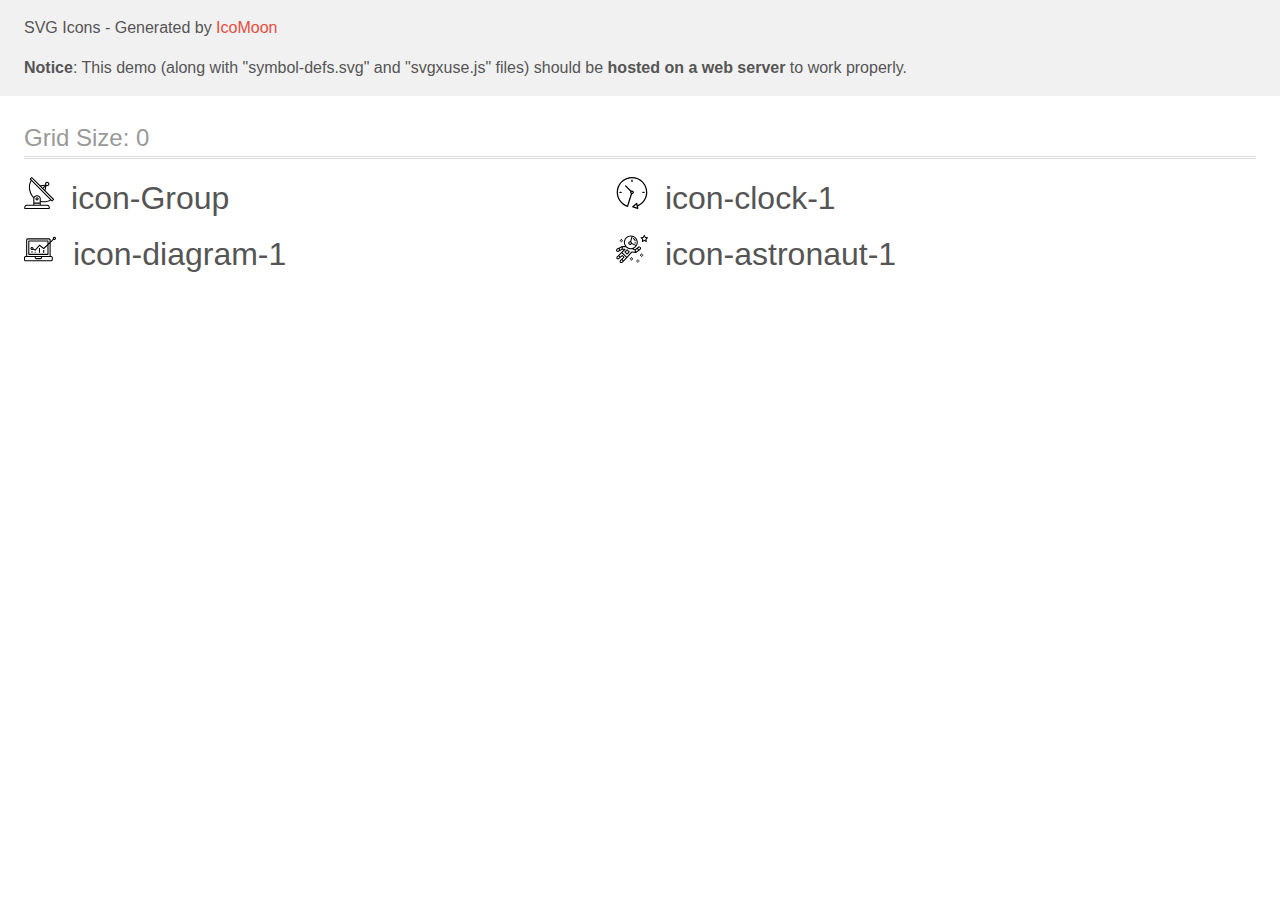
<file: images/icons-content/demo-external-svg.html>
<!doctype html>
<html>
<head>
    <title>IcoMoon - SVG Icons</title>
    <meta charset="utf-8">
    <meta name="viewport" content="width=device-width, initial-scale=1">
    <link rel="stylesheet" href="demo-files/demo.css">
    <link rel="stylesheet" href="style.css">
</head>
<body>
<header class="bgc1 clearfix">
<div class="mhl">
    <p>SVG Icons - Generated by <a href="https://icomoon.io/app">IcoMoon</a></p><p><strong>Notice</strong>: This demo (along with "symbol-defs.svg" and "svgxuse.js" files) should be <b>hosted on a web server</b> to work properly.</p>
</div>
</header>
    <div class="clearfix mhl ptl">
        <h1 class="mvm mtn fgc1">Grid Size: 0</h1>
        <div class="glyph fs1">
            <div class="clearfix pbs">
                <svg class="icon icon-Group"><use xlink:href="symbol-defs.svg#icon-Group"></use></svg><span class="name"> icon-Group</span>
            </div>
        </div>
        <div class="glyph fs1">
            <div class="clearfix pbs">
                <svg class="icon icon-clock-1"><use xlink:href="symbol-defs.svg#icon-clock-1"></use></svg><span class="name"> icon-clock-1</span>
            </div>
        </div>
        <div class="glyph fs1">
            <div class="clearfix pbs">
                <svg class="icon icon-diagram-1"><use xlink:href="symbol-defs.svg#icon-diagram-1"></use></svg><span class="name"> icon-diagram-1</span>
            </div>
        </div>
        <div class="glyph fs1">
            <div class="clearfix pbs">
                <svg class="icon icon-astronaut-1"><use xlink:href="symbol-defs.svg#icon-astronaut-1"></use></svg><span class="name"> icon-astronaut-1</span>
            </div>
        </div>
  </div>
<script defer src="svgxuse.js"></script>
</body>
</html>
</file>
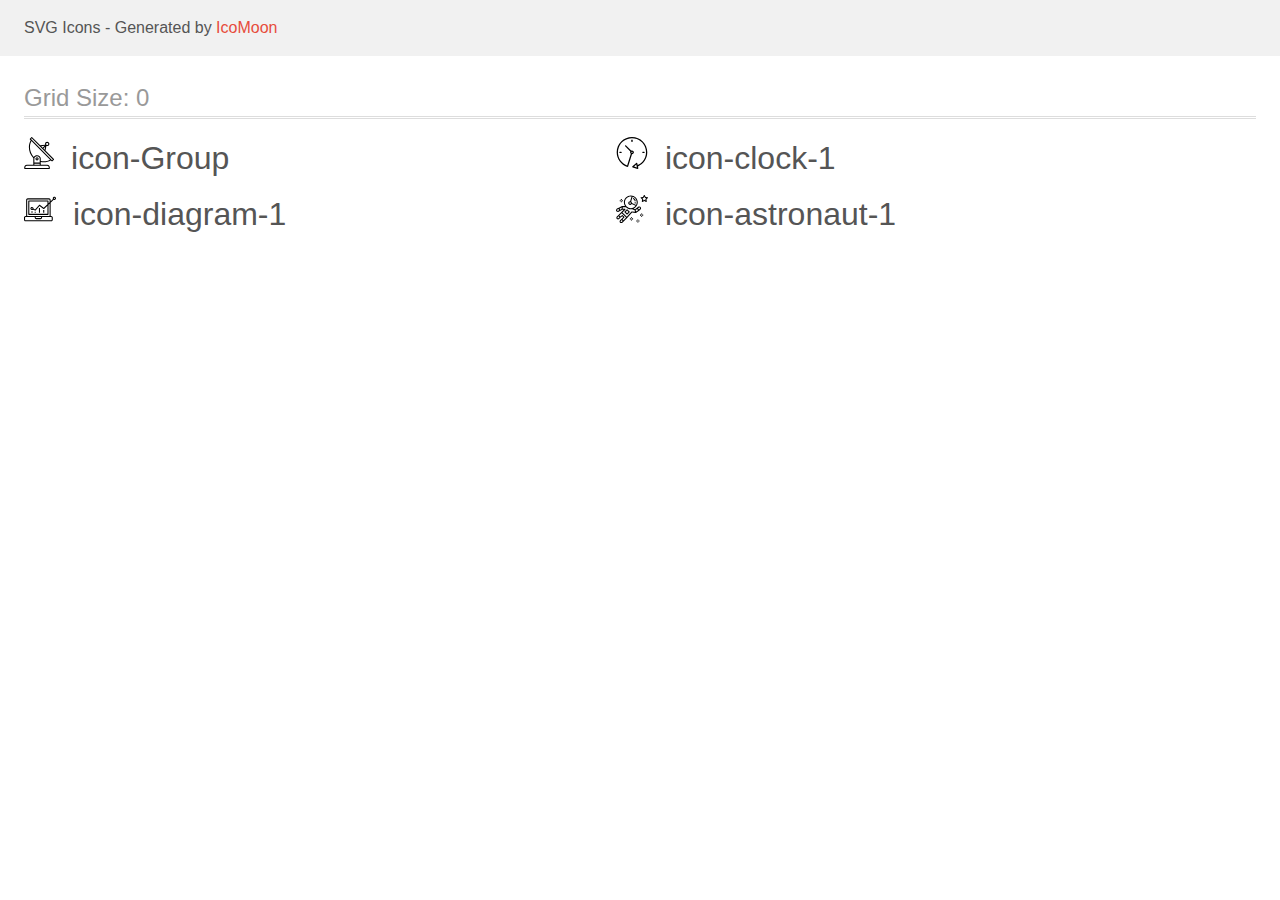
<file: images/icons-content/demo.html>
<!doctype html>
<html>
<head>
    <title>IcoMoon - SVG Icons</title>
    <meta charset="utf-8">
    <meta name="viewport" content="width=device-width, initial-scale=1">
    <link rel="stylesheet" href="demo-files/demo.css">
    <link rel="stylesheet" href="style.css">
</head>
<body>
<svg aria-hidden="true" style="position: absolute; width: 0; height: 0; overflow: hidden;" version="1.1" xmlns="http://www.w3.org/2000/svg" xmlns:xlink="http://www.w3.org/1999/xlink">
<defs>
<symbol id="icon-Group" viewBox="0 0 30 32">
<path d="M29.859 22.098l-8.443-8.505 0.937-4.615c0.242 0.094 0.499 0.144 0.758 0.146h0.006c1.192 0.014 2.17-0.941 2.184-2.133s-0.941-2.17-2.133-2.184c-1.192-0.014-2.17 0.941-2.184 2.133-0.003 0.255 0.039 0.509 0.125 0.749l-4.96 0.605-8.091-8.133c-0.099-0.101-0.235-0.159-0.377-0.16-0.14 0.001-0.274 0.056-0.373 0.155l-1.513 1.504c-0.208 0.208-0.208 0.546 0 0.754l0.814 0.826c-3.153 5.798-2.129 12.978 2.519 17.663 0.043 0.041 0.092 0.074 0.146 0.098-0.034 0.18-0.051 0.364-0.052 0.547v6.187h-6.4c-1.472 0.002-2.665 1.195-2.667 2.667v1.067c0 0.295 0.239 0.533 0.533 0.533h24.533c0.295 0 0.533-0.239 0.533-0.533v-1.067c-0.002-1.472-1.195-2.665-2.667-2.667h-6.4v-2.742c1.003 0.21 2.024 0.317 3.049 0.32 2.458-0.003 4.877-0.615 7.040-1.783l0.818 0.823c0.099 0.101 0.235 0.159 0.377 0.16 0.14-0.001 0.274-0.056 0.373-0.155l1.513-1.504c0.208-0.208 0.208-0.546 0-0.754zM22.366 6.233c0.418-0.415 1.093-0.414 1.508 0.004s0.414 1.093-0.004 1.508c-0.2 0.199-0.47 0.31-0.752 0.31h-0.003c-0.589-0.003-1.064-0.483-1.061-1.072 0.002-0.282 0.115-0.552 0.314-0.751h-0.002zM21.11 9.738l-0.598 2.946-1.175-1.182 1.774-1.763zM20.504 8.836l-1.92 1.909-1.485-1.493 3.405-0.415zM23.090 28.8c0.884 0 1.6 0.716 1.6 1.6v0.533h-23.467v-0.533c0-0.884 0.716-1.6 1.6-1.6h20.267zM15.623 26.667v1.067h-5.333v-1.067h5.333zM10.29 25.6v-4.053c0-1.294 1.196-2.347 2.667-2.347s2.667 1.053 2.667 2.347v4.053h-5.333zM16.69 23.904v-2.357c0-1.882-1.675-3.413-3.733-3.413-1.331-0.020-2.576 0.657-3.281 1.786-4.058-4.274-4.971-10.645-2.279-15.887l18.602 18.708c-2.872 1.461-6.165 1.873-9.309 1.163zM27.979 23.22l-21.057-21.181 0.755-0.752 7.935 7.98c0.004 0 0.006 0.007 0.010 0.010l13.115 13.191-0.757 0.752z"></path>
<path d="M12.961 20.267h-0.005c-0.884-0.001-1.601 0.714-1.602 1.598s0.714 1.601 1.598 1.602h0.005c0.884 0.001 1.601-0.714 1.602-1.598s-0.714-1.601-1.598-1.602zM13.335 22.245c-0.1 0.1-0.236 0.156-0.378 0.155-0.295-0.002-0.532-0.242-0.531-0.536 0.001-0.141 0.057-0.276 0.157-0.375s0.233-0.154 0.373-0.155c0.295 0.002 0.532 0.241 0.53 0.536-0.001 0.141-0.057 0.276-0.157 0.375h0.005z"></path>
</symbol>
<symbol id="icon-clock-1" viewBox="0 0 32 32">
<path d="M31.297 15.301c-0.002-8.452-6.855-15.303-15.308-15.301s-15.303 6.855-15.301 15.308c0.001 6.658 4.307 12.551 10.649 14.576 0.061 0.019 0.124 0.029 0.187 0.029 0.121-0 0.239-0.032 0.342-0.094 0.135-0.080 0.236-0.207 0.283-0.356l3.865-12.25c1.057-0.005 1.909-0.866 1.903-1.923s-0.866-1.909-1.923-1.903c-0.284 0.001-0.565 0.067-0.82 0.191l-5.106-5.107c-0.253-0.245-0.657-0.238-0.902 0.016-0.239 0.247-0.239 0.639 0 0.886l5.103 5.109c-0.392 0.799-0.168 1.764 0.536 2.309l-3.683 11.673c-7.278-2.681-11.004-10.754-8.323-18.032s10.754-11.004 18.032-8.323 11.004 10.754 8.323 18.032c-1.31 3.556-4.001 6.431-7.462 7.973l-0.398-1.874c-0.073-0.344-0.411-0.565-0.756-0.492-0.109 0.023-0.209 0.074-0.292 0.148l-3.837 3.426c-0.263 0.234-0.287 0.637-0.052 0.9 0.076 0.085 0.174 0.149 0.283 0.184l4.899 1.563c0.335 0.108 0.694-0.077 0.802-0.412 0.034-0.106 0.040-0.219 0.017-0.328l-0.391-1.839c5.664-2.388 9.342-7.942 9.329-14.089zM15.992 14.664c0.352 0 0.638 0.286 0.638 0.638s-0.286 0.638-0.638 0.638c-0.352 0-0.638-0.285-0.638-0.638s0.285-0.638 0.638-0.638zM18.093 29.528l2.184-1.948 0.603 2.84-2.787-0.892z"></path>
<path d="M15.354 3.185v1.275c0 0.352 0.285 0.638 0.638 0.638s0.638-0.285 0.638-0.638v-1.275c0-0.352-0.286-0.638-0.638-0.638s-0.638 0.286-0.638 0.638z"></path>
<path d="M3.876 14.664c-0.352 0-0.638 0.286-0.638 0.638s0.285 0.638 0.638 0.638h1.275c0.352 0 0.638-0.285 0.638-0.638s-0.285-0.638-0.638-0.638h-1.275z"></path>
<path d="M28.108 15.939c0.352 0 0.638-0.285 0.638-0.638s-0.285-0.638-0.638-0.638h-1.275c-0.352 0-0.638 0.286-0.638 0.638s0.286 0.638 0.638 0.638h1.275z"></path>
</symbol>
<symbol id="icon-diagram-1" viewBox="0 0 32 32">
<path d="M14.926 14.965h1.066v4.798h-1.066v-4.797z"></path>
<path d="M19.19 17.097h1.066v2.665h-1.066v-2.665z"></path>
<path d="M10.661 18.696h1.066v1.066h-1.066v-1.066z"></path>
<path d="M7.463 18.163h1.066v1.599h-1.066v-1.599z"></path>
<path d="M1.599 28.291h25.587c0.883 0 1.599-0.716 1.599-1.599v-2.132c0-0.883-0.716-1.599-1.599-1.599h-0.533v-13.293l3.028-2.868c0.703 0.346 1.553 0.136 2.013-0.499s0.396-1.508-0.152-2.068-1.42-0.644-2.065-0.198c-0.644 0.446-0.873 1.292-0.542 2.002l-2.281 2.163v-1.23c0-0.883-0.716-1.599-1.599-1.599h-21.322c-0.883 0-1.599 0.716-1.599 1.599v15.992h-0.533c-0.883 0-1.599 0.716-1.599 1.599v2.132c0 0.883 0.716 1.599 1.599 1.599zM30.384 4.837c0.294 0 0.533 0.239 0.533 0.533s-0.239 0.533-0.533 0.533c-0.294 0-0.533-0.239-0.533-0.533s0.239-0.533 0.533-0.533zM3.198 6.969c0-0.294 0.239-0.533 0.533-0.533h21.322c0.294 0 0.533 0.239 0.533 0.533v2.239l-1.066 1.013v-2.186c0-0.294-0.239-0.533-0.533-0.533h-19.19c-0.294 0-0.533 0.239-0.533 0.533v13.326c0 0.294 0.239 0.533 0.533 0.533h19.19c0.294 0 0.533-0.239 0.533-0.533v-9.674l1.066-1.010v12.284h-22.388v-15.992zM7.996 13.899c-0.721-0.002-1.354 0.478-1.546 1.174s0.105 1.433 0.725 1.801c0.62 0.368 1.41 0.276 1.928-0.226l1.853 0.93c0.215 0.108 0.476 0.057 0.636-0.123l3.939-4.431 3.872 2.901c0.208 0.156 0.498 0.139 0.686-0.039l3.365-3.188v8.131h-18.124v-12.26h18.124v2.66l-3.771 3.572-3.904-2.927c-0.222-0.166-0.534-0.135-0.718 0.072l-3.993 4.493-1.493-0.746c0.011-0.064 0.018-0.129 0.020-0.193 0-0.883-0.716-1.599-1.599-1.599zM8.529 15.498c0 0.294-0.239 0.533-0.533 0.533s-0.533-0.239-0.533-0.533c0-0.294 0.239-0.533 0.533-0.533s0.533 0.239 0.533 0.533zM11.727 24.027h5.331v0.533c0 0.294-0.239 0.533-0.533 0.533h-4.264c-0.294 0-0.533-0.239-0.533-0.533v-0.533zM1.066 24.56c0-0.294 0.239-0.533 0.533-0.533h9.062v0.533c0 0.883 0.716 1.599 1.599 1.599h4.264c0.883 0 1.599-0.716 1.599-1.599v-0.533h9.062c0.294 0 0.533 0.239 0.533 0.533v2.132c0 0.294-0.239 0.533-0.533 0.533h-25.587c-0.294 0-0.533-0.239-0.533-0.533v-2.132z"></path>
</symbol>
<symbol id="icon-astronaut-1" viewBox="0 0 32 32">
<path d="M31.974 4.524c-0.063-0.193-0.229-0.333-0.43-0.363l-1.91-0.278-0.855-1.731c-0.179-0.365-0.777-0.365-0.956 0l-0.855 1.731-1.91 0.278c-0.201 0.029-0.367 0.17-0.431 0.363-0.062 0.193-0.011 0.405 0.135 0.547l1.383 1.348-0.326 1.903c-0.034 0.2 0.048 0.402 0.212 0.522 0.166 0.121 0.382 0.135 0.562 0.040l1.709-0.899 1.709 0.899c0.078 0.041 0.164 0.061 0.249 0.061 0.11 0 0.221-0.034 0.314-0.102 0.164-0.119 0.246-0.322 0.212-0.522l-0.326-1.903 1.383-1.348c0.145-0.142 0.197-0.354 0.135-0.547zM29.511 5.851c-0.125 0.122-0.183 0.299-0.153 0.472l0.191 1.114-1-0.526c-0.078-0.041-0.163-0.061-0.249-0.061s-0.17 0.020-0.249 0.061l-1.001 0.526 0.191-1.114c0.030-0.173-0.028-0.349-0.153-0.472l-0.81-0.789 1.119-0.163c0.174-0.025 0.324-0.134 0.402-0.292l0.5-1.013 0.5 1.013c0.078 0.157 0.228 0.267 0.402 0.292l1.119 0.163-0.809 0.789z"></path>
<path d="M26.134 20.522h-1.067v1.067h1.067v-1.067z"></path>
<path d="M26.134 22.656h-1.067v1.067h1.067v-1.067z"></path>
<path d="M27.2 21.589h-1.067v1.067h1.067v-1.067z"></path>
<path d="M25.067 21.589h-1.067v1.067h1.067v-1.067z"></path>
<path d="M22.4 26.389h-1.067v1.067h1.067v-1.067z"></path>
<path d="M22.4 28.522h-1.067v1.067h1.067v-1.067z"></path>
<path d="M23.467 27.456h-1.067v1.067h1.067v-1.067z"></path>
<path d="M21.333 27.456h-1.067v1.067h1.067v-1.067z"></path>
<path d="M16 24.256h-1.067v1.067h1.067v-1.067z"></path>
<path d="M16 26.389h-1.067v1.067h1.067v-1.067z"></path>
<path d="M17.067 25.322h-1.067v1.067h1.067v-1.067z"></path>
<path d="M14.933 25.322h-1.067v1.067h1.067v-1.067z"></path>
<path d="M5.867 6.122h-1.067v1.067h1.067v-1.067z"></path>
<path d="M5.867 8.255h-1.067v1.067h1.067v-1.067z"></path>
<path d="M6.933 7.189h-1.067v1.067h1.067v-1.067z"></path>
<path d="M4.8 7.189h-1.067v1.067h1.067v-1.067z"></path>
<path d="M24.715 14.159c-0.287-0.388-0.709-0.637-1.188-0.705-0.481-0.068-0.956 0.058-1.34 0.352l-1.252 0.96-1.898 1.417-1.358-0.541c2.421-1.086 4.114-3.508 4.114-6.32 0-3.823-3.123-6.933-6.961-6.933s-6.961 3.11-6.961 6.933c0 1.386 0.414 2.674 1.12 3.758l-2.764-0.024c-0.002 0-0.003 0-0.005 0-0.009 0-0.015 0.004-0.023 0.005-0.053 0.002-0.105 0.013-0.155 0.031-0.013 0.005-0.026 0.008-0.038 0.013-0.006 0.003-0.013 0.003-0.019 0.006l-3.233 1.596c-0.001 0-0.001 0-0.001 0.001l-1.893 0.911c-0.021 0.009-0.042 0.021-0.063 0.035-0.755 0.502-1.012 1.489-0.598 2.295 0.22 0.429 0.595 0.745 1.056 0.889 0.178 0.055 0.359 0.083 0.539 0.083 0.29 0 0.577-0.071 0.839-0.211l1.388-0.738 2.264-1.169 1.357-0.008-5.442 5.416c-0.001 0.001-0.001 0.001-0.002 0.001l-1.339 1.333c-0.316 0.315-0.49 0.732-0.49 1.178s0.174 0.863 0.49 1.179c0.325 0.323 0.752 0.485 1.179 0.485s0.854-0.162 1.18-0.485l1.314-1.309 1.741-1.3 0.901 0.897-1.762 1.754c-0 0.001-0.001 0.001-0.002 0.001l-1.339 1.333c-0.316 0.315-0.49 0.732-0.49 1.178s0.174 0.863 0.49 1.179c0.325 0.323 0.753 0.485 1.18 0.485s0.855-0.162 1.18-0.485l3.482-3.467c0.001-0.001 0.001-0.001 0.001-0.002l1.010-1-0.004-0.004c0.006-0.006 0.015-0.009 0.022-0.015l5.166-5.658 3.471 0.494c0.025 0.004 0.050 0.005 0.075 0.005 0.065 0 0.127-0.015 0.187-0.038 0.018-0.006 0.033-0.015 0.050-0.023 0.019-0.010 0.039-0.015 0.058-0.027l3.213-2.133c0.012-0.008 0.018-0.021 0.029-0.029 0.013-0.010 0.029-0.014 0.041-0.026l1.271-1.191c0.662-0.62 0.753-1.635 0.212-2.362zM2.13 17.77c-0.173 0.093-0.37 0.111-0.558 0.052-0.187-0.058-0.338-0.186-0.427-0.358-0.161-0.314-0.068-0.695 0.214-0.902l1.314-0.632 0.449 1.312-0.992 0.528zM5.628 15.942l-1.548 0.8-0.439-1.283 2.027-1.001-0.040 1.484zM20.727 9.322c0 0.918-0.219 1.785-0.599 2.559l-4.181-1.899c-0.044-0.573-0.341-1.075-0.788-1.388l1.464-4.86c2.378 0.756 4.105 2.974 4.105 5.588zM8.938 9.322c0-3.235 2.644-5.867 5.894-5.867 0.253 0 0.5 0.021 0.745 0.052l-1.432 4.754c-0.019-0.001-0.037-0.006-0.057-0.006-1.033 0-1.873 0.837-1.873 1.867s0.84 1.867 1.873 1.867c0.694 0 1.294-0.383 1.618-0.945l3.862 1.755c-1.075 1.446-2.795 2.39-4.737 2.39-3.25 0-5.894-2.632-5.894-5.867zM14.894 10.122c0 0.441-0.362 0.8-0.806 0.8s-0.806-0.359-0.806-0.8c0-0.441 0.362-0.8 0.806-0.8s0.806 0.359 0.806 0.8zM2.465 25.146c-0.236 0.234-0.619 0.234-0.854 0.001-0.114-0.114-0.176-0.263-0.176-0.423s0.062-0.309 0.176-0.421l0.962-0.958 0.851 0.848-0.959 0.955zM5.679 28.88c-0.236 0.234-0.619 0.235-0.855 0.001-0.114-0.114-0.176-0.263-0.176-0.423s0.062-0.309 0.176-0.421l0.963-0.959 0.852 0.848-0.96 0.955zM9.16 25.411c-0.001 0-0.001 0-0.002 0.001l-1.765 1.76-0.852-0.848 1.763-1.755c0 0 0 0 0-0s0.001-0.001 0.002-0.001c0.040-0.040 0.065-0.088 0.090-0.135 0.007-0.014 0.020-0.026 0.026-0.040 0.017-0.041 0.019-0.085 0.026-0.129 0.003-0.025 0.014-0.047 0.014-0.073 0-0.036-0.013-0.070-0.020-0.106-0.006-0.032-0.006-0.065-0.019-0.095-0.020-0.050-0.055-0.094-0.091-0.138-0.010-0.012-0.014-0.027-0.025-0.038 0 0 0 0-0.001 0s-0.001-0.002-0.001-0.002l-1.607-1.6c-0.017-0.017-0.039-0.024-0.058-0.038-0.028-0.022-0.055-0.042-0.087-0.058-0.030-0.015-0.061-0.024-0.093-0.033-0.034-0.010-0.067-0.017-0.103-0.020-0.033-0.002-0.063 0.001-0.095 0.005-0.036 0.004-0.069 0.009-0.104 0.020-0.034 0.011-0.063 0.027-0.094 0.045-0.020 0.011-0.042 0.015-0.061 0.029l-1.773 1.324-0.901-0.897 2.399-2.386 4.361 4.289-0.928 0.919zM15.979 18.394c-0.015-0.002-0.030 0.004-0.045 0.003-0.039-0.002-0.076 0.001-0.115 0.007-0.030 0.005-0.059 0.011-0.088 0.021-0.034 0.012-0.065 0.028-0.097 0.047-0.030 0.018-0.057 0.037-0.083 0.061-0.013 0.011-0.028 0.017-0.040 0.029l-4.698 5.146-4.328-4.257 2.833-2.818c0.209-0.208 0.21-0.546 0.002-0.755-0.105-0.105-0.243-0.157-0.381-0.156v-0.001l-2.219 0.013 0.028-1.607 3.104 0.027c1.265 1.294 3.029 2.101 4.981 2.101 0.437 0 0.864-0.045 1.279-0.123 0.040 0.032 0.079 0.065 0.13 0.085l2.41 0.96 0.331 1.644-3.003-0.427zM20.020 18.572l-0.313-1.558 1.446-1.080 0.947 1.257-2.080 1.381zM23.774 15.741l-0.838 0.785-0.931-1.236 0.831-0.637c0.155-0.119 0.351-0.168 0.543-0.143 0.193 0.027 0.364 0.128 0.48 0.284 0.217 0.292 0.18 0.699-0.085 0.947z"></path>
<path d="M13.602 18.544l-2.143-2.133c-0.207-0.207-0.545-0.207-0.753 0l-2.142 2.133c-0.1 0.101-0.157 0.236-0.157 0.378s0.056 0.278 0.157 0.378l2.142 2.133c0.104 0.103 0.241 0.155 0.377 0.155s0.273-0.052 0.376-0.155l2.143-2.133c0.1-0.1 0.157-0.236 0.157-0.378s-0.057-0.278-0.157-0.378zM11.083 20.303l-1.387-1.381 1.387-1.381 1.387 1.381-1.387 1.381z"></path>
<path d="M17.164 5.071l-0.258 1.036c0.071 0.018 1.738 0.452 1.738 2.149h1.067c-0-2.017-1.666-2.965-2.547-3.185z"></path>
<path d="M19.711 9.322h-1.067v1.067h1.067v-1.067z"></path>
</symbol>
</defs>
</svg>

<header class="bgc1 clearfix">
<div class="mhl">
    <p>SVG Icons - Generated by <a href="https://icomoon.io/app">IcoMoon</a></p>
</div>
</header>
    <div class="clearfix mhl ptl">
        <h1 class="mvm mtn fgc1">Grid Size: 0</h1>
        <div class="glyph fs1">
            <div class="clearfix pbs">
                <svg class="icon icon-Group"><use xlink:href="#icon-Group"></use></svg><span class="name"> icon-Group</span>
            </div>
        </div>
        <div class="glyph fs1">
            <div class="clearfix pbs">
                <svg class="icon icon-clock-1"><use xlink:href="#icon-clock-1"></use></svg><span class="name"> icon-clock-1</span>
            </div>
        </div>
        <div class="glyph fs1">
            <div class="clearfix pbs">
                <svg class="icon icon-diagram-1"><use xlink:href="#icon-diagram-1"></use></svg><span class="name"> icon-diagram-1</span>
            </div>
        </div>
        <div class="glyph fs1">
            <div class="clearfix pbs">
                <svg class="icon icon-astronaut-1"><use xlink:href="#icon-astronaut-1"></use></svg><span class="name"> icon-astronaut-1</span>
            </div>
        </div>
  </div>
<script defer src="svgxuse.js"></script>
</body>
</html>
</file>
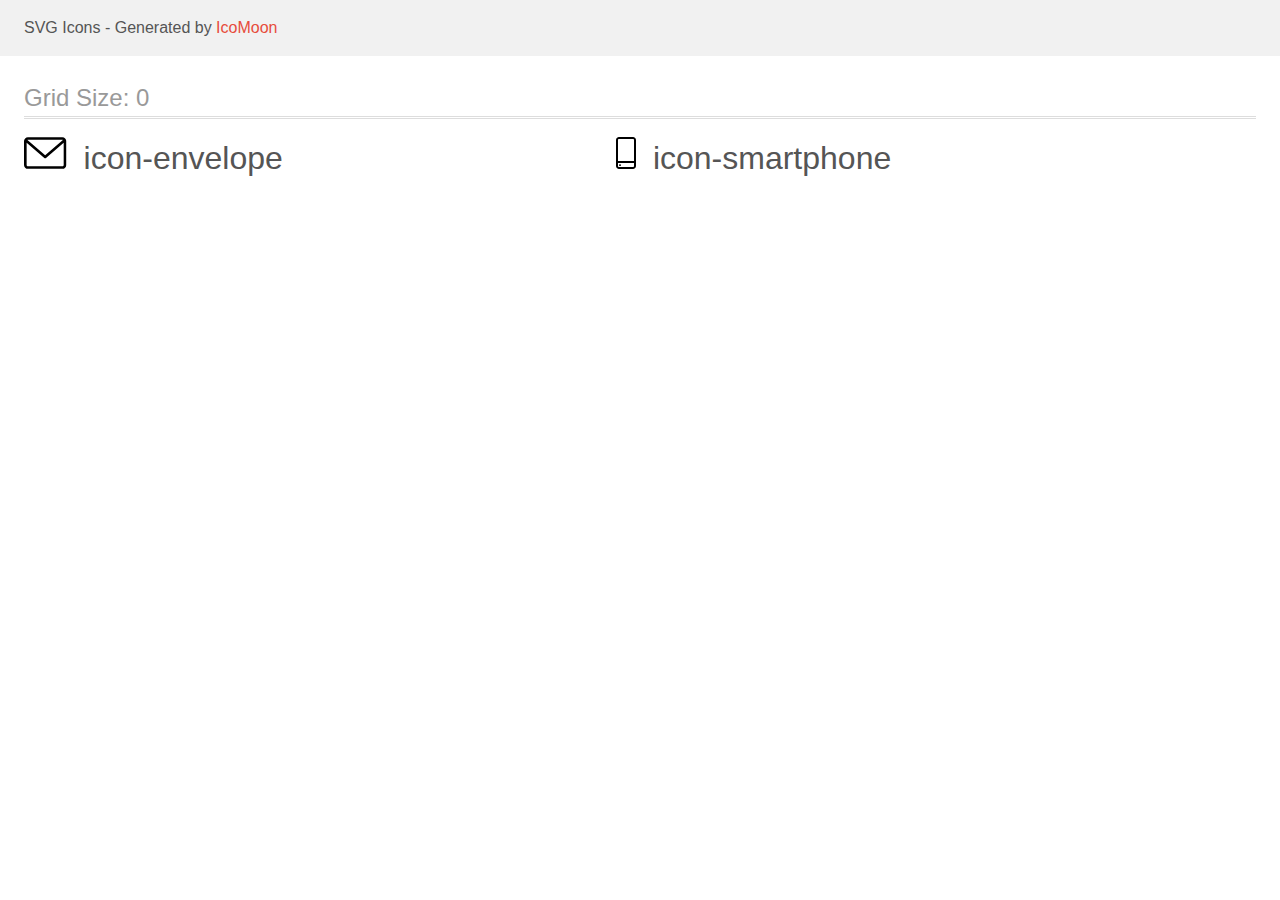
<file: images/icons-two/demo.html>
<!doctype html>
<html>
<head>
    <title>IcoMoon - SVG Icons</title>
    <meta charset="utf-8">
    <meta name="viewport" content="width=device-width, initial-scale=1">
    <link rel="stylesheet" href="demo-files/demo.css">
    <link rel="stylesheet" href="style.css">
</head>
<body>
<svg aria-hidden="true" style="position: absolute; width: 0; height: 0; overflow: hidden;" version="1.1" xmlns="http://www.w3.org/2000/svg" xmlns:xlink="http://www.w3.org/1999/xlink">
<defs>
<symbol id="icon-envelope" viewBox="0 0 43 32">
<path d="M38.667 0h-34.667c-2.206 0-4 1.794-4 4v24c0 2.206 1.794 4 4 4h34.667c2.206 0 4-1.794 4-4v-24c0-2.206-1.794-4-4-4zM38.667 2.667c0.181 0 0.353 0.038 0.511 0.103l-17.844 15.466-17.844-15.466c0.158-0.066 0.33-0.103 0.511-0.103h34.667zM38.667 29.333h-34.667c-0.736 0-1.333-0.598-1.333-1.333v-22.413l17.793 15.421c0.251 0.217 0.563 0.326 0.874 0.326s0.622-0.108 0.874-0.326l17.793-15.421v22.413c0 0.736-0.598 1.333-1.333 1.333z"></path>
</symbol>
<symbol id="icon-smartphone" viewBox="0 0 20 32">
<path d="M17 0h-14c-1.654 0-3 1.346-3 3v26c0 1.654 1.346 3 3 3h14c1.654 0 3-1.346 3-3v-26c0-1.654-1.346-3-3-3zM3 2h14c0.552 0 1 0.448 1 1v21h-16v-21c0-0.552 0.448-1 1-1zM17 30h-14c-0.552 0-1-0.448-1-1v-3h16v3c0 0.552-0.448 1-1 1z"></path>
<path d="M4.707 27.478c0.391 0.365 0.391 0.956 0 1.321s-1.024 0.365-1.414 0c-0.391-0.365-0.391-0.956 0-1.321s1.024-0.365 1.414 0z"></path>
</symbol>
</defs>
</svg>

<header class="bgc1 clearfix">
<div class="mhl">
    <p>SVG Icons - Generated by <a href="https://icomoon.io/app">IcoMoon</a></p>
</div>
</header>
    <div class="clearfix mhl ptl">
        <h1 class="mvm mtn fgc1">Grid Size: 0</h1>
        <div class="glyph fs1">
            <div class="clearfix pbs">
                <svg class="icon icon-envelope"><use xlink:href="#icon-envelope"></use></svg><span class="name"> icon-envelope</span>
            </div>
        </div>
        <div class="glyph fs1">
            <div class="clearfix pbs">
                <svg class="icon icon-smartphone"><use xlink:href="#icon-smartphone"></use></svg><span class="name"> icon-smartphone</span>
            </div>
        </div>
  </div>
<script defer src="svgxuse.js"></script>
</body>
</html>
</file>
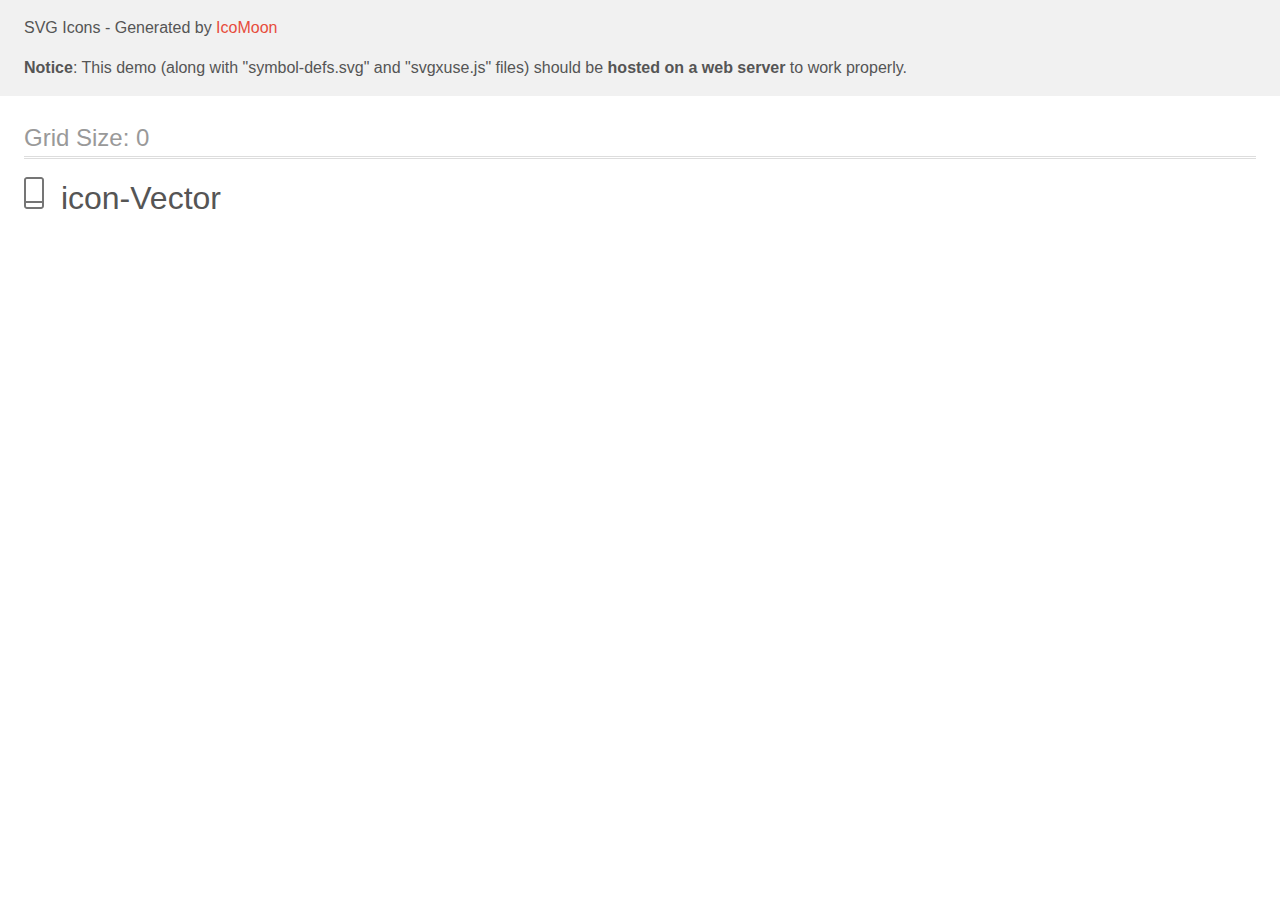
<file: images/icons/demo-external-svg.html>
<!doctype html>
<html>
<head>
    <title>IcoMoon - SVG Icons</title>
    <meta charset="utf-8">
    <meta name="viewport" content="width=device-width, initial-scale=1">
    <link rel="stylesheet" href="demo-files/demo.css">
    <link rel="stylesheet" href="style.css">
</head>
<body>
<header class="bgc1 clearfix">
<div class="mhl">
    <p>SVG Icons - Generated by <a href="https://icomoon.io/app">IcoMoon</a></p><p><strong>Notice</strong>: This demo (along with "symbol-defs.svg" and "svgxuse.js" files) should be <b>hosted on a web server</b> to work properly.</p>
</div>
</header>
    <div class="clearfix mhl ptl">
        <h1 class="mvm mtn fgc1">Grid Size: 0</h1>
        <div class="glyph fs1">
            <div class="clearfix pbs">
                <svg class="icon icon-Vector"><use xlink:href="symbol-defs.svg#icon-Vector"></use></svg><span class="name"> icon-Vector</span>
            </div>
        </div>
  </div>
<script defer src="svgxuse.js"></script>
</body>
</html>
</file>
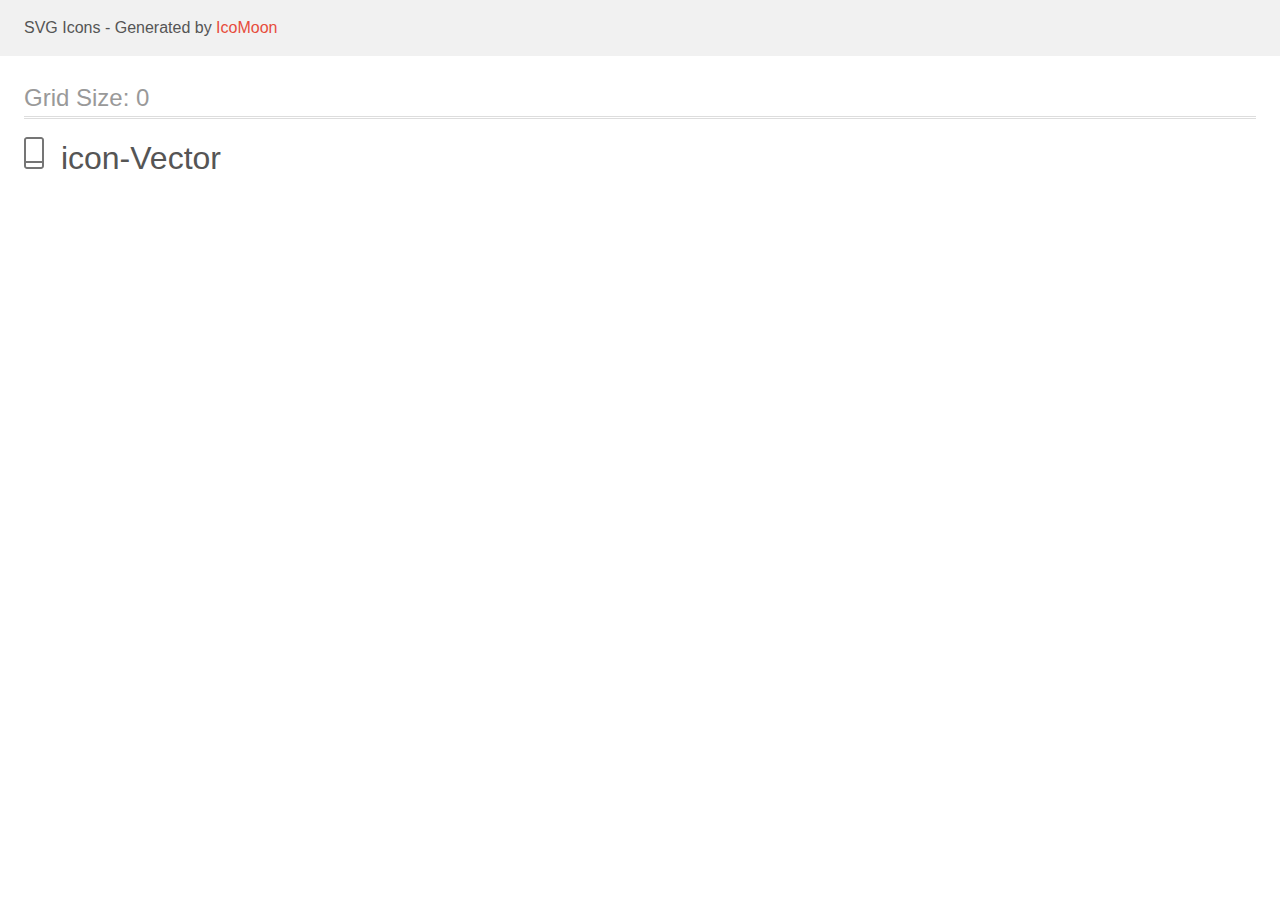
<file: images/icons/demo.html>
<!doctype html>
<html>
<head>
    <title>IcoMoon - SVG Icons</title>
    <meta charset="utf-8">
    <meta name="viewport" content="width=device-width, initial-scale=1">
    <link rel="stylesheet" href="demo-files/demo.css">
    <link rel="stylesheet" href="style.css">
</head>
<body>
<svg aria-hidden="true" style="position: absolute; width: 0; height: 0; overflow: hidden;" version="1.1" xmlns="http://www.w3.org/2000/svg" xmlns:xlink="http://www.w3.org/1999/xlink">
<defs>
<symbol id="icon-Vector" viewBox="0 0 20 32">
<path fill="#757575" style="fill: var(--color1, #757575)" d="M17 0h-14c-1.654 0-3 1.346-3 3v26c0 1.654 1.346 3 3 3h14c1.654 0 3-1.346 3-3v-26c0-1.654-1.346-3-3-3zM3 2h14c0.552 0 1 0.448 1 1v21h-16v-21c0-0.552 0.448-1 1-1zM17 30h-14c-0.552 0-1-0.448-1-1v-3h16v3c0 0.552-0.448 1-1 1z"></path>
</symbol>
</defs>
</svg>

<header class="bgc1 clearfix">
<div class="mhl">
    <p>SVG Icons - Generated by <a href="https://icomoon.io/app">IcoMoon</a></p>
</div>
</header>
    <div class="clearfix mhl ptl">
        <h1 class="mvm mtn fgc1">Grid Size: 0</h1>
        <div class="glyph fs1">
            <div class="clearfix pbs">
                <svg class="icon icon-Vector"><use xlink:href="#icon-Vector"></use></svg><span class="name"> icon-Vector</span>
            </div>
        </div>
  </div>
<script defer src="svgxuse.js"></script>
</body>
</html>
</file>
<file: css/styles.css>
@font-face {
    font-family: 'Roboto';
    src: url(../fonts/Roboto-Regular.ttf);
    font-weight: 400;
    font-style: normal;
}

@font-face {
    font-family: 'Roboto';
    src: url(../fonts/Roboto-Medium.ttf);
    font-weight: 500;
    font-style: normal;
}

@font-face {
    font-family: 'Roboto';
    src: url(../fonts/Roboto-Bold.ttf);
    font-weight: 700;
    font-style: normal;
}

@font-face {
    font-family: 'Roboto';
    src: url(../fonts/Roboto-Black.ttf);
    font-weight: 900;
    font-style: normal;
}

@font-face {
    font-family: 'Raleway';
    src: url(../fonts/Raleway-VariableFont_wght.ttf);
    font-weight: 700;
    font-style: normal;
}


* {
    margin: 0;
    padding: 0;
    box-sizing: border-box;
}

ul {
    list-style: none;
}
:root{
/* fonts */
--main-font: "Roboto";
--secondary-font: "Raleway";

/* text colors */
--accent-color: #2196F3;
--main-txt-cl: #212121;
--secondary-txt-cl: #757575; 
--main-light-theme: #F5F4FA;
--main-dark-theme: #2F303A;

--anim-slow: 250ms cubic-bezier(0.4, 0, 0.2, 1);
 

/* bg-colors */

/* others */

}

body {
    font-family: var(--main-font), sans-serif;
    font-size: 14px;
    line-height: 24px;
    background: #FFFFFF; 
    
}

header {
    border-bottom: 1px solid #ECECEC;
    /* margin-bottom: 94px; */
}

.container {
    max-width: 1200px;
    margin: 0 auto;

}

.link {
    text-decoration: none;
    color: currentColor;

}
.logo-container {
   margin-right: 83px;
}

.navigation-container {
    margin-right: 330px;
}
/* common styles */

.no-scroll {
    overflow: hidden;
}
.logo {
    text-decoration: none;
    font-style: normal;
    font-weight: 700;
    font-size: 26px;
    line-height: 31px;
    letter-spacing: 0.03em;
    color: var(--main-txt-cl);
    padding: 24px 0;
    display: block;
    
}
.logo-prefix {
    color: var(--accent-color);
}

.header-list-item {
    list-style: none;
    text-align: center;
    display: inline-block;
    margin-right: 50px;

}
.header-list-item:last-child {
    margin-right: 0;

}
.header-link {
    text-decoration: none;
    font-size: 14px;
    line-height: 16px;
    font-weight: 500;
    letter-spacing: 0.02em;
    color: var(--main-txt-cl);
    padding: 31px 0;
    
    transition-property: color;
    transition-duration: 250ms;
    transition-timing-function: cubic-bezier(0.4, 0, 0.2, 1);

}

.header-group {
    display: inline-block;
}

.header-list {
    list-style: none;
    text-align: center;
    display: inline-block;

}

.header-list-contact:first-child {
    margin-right: 50px;
    
}
.header-list-contact {
    display: inline-block;
}

.top-bar-link:hover,
.top-bar-link:focus {
    color: var(--accent-color)
}

.header-mail, .header-contact {
    font-style: normal;
    font-weight: 500;
    font-size: 14px;
    line-height: 16px;
    color:var(--secondary-txt-cl);
    text-decoration: none;
    padding: 31px 0; 
    
    transition-property: color;
    transition-duration: 250ms;
    transition-timing-function: cubic-bezier(0.4, 0, 0.2, 1);
}

.social-media-icon-top {
    fill: currentColor;
    margin-right: 10px;
}

.header-mail:hover, 
.header-contact:hover {
    color:var(--accent-color);
}

.list {
    list-style: none;
}

.hero {
    max-width: 1600px;
    margin-left: auto;
    margin-right: auto;
    background-color: #2F303A;
    background-image: url(../images/hero/hero-bg.png);
    background-position: center;
    background-repeat: no-repeat;
    background: linear-gradient(rgba(47, 48, 58, 0.4));
    background-size: cover;
    padding: 200px 0;
    text-align: center;
}
.hero-title {
    font-weight: 900;
    font-size: 44px;
    line-height: 60px;
    text-align: center;
    letter-spacing: 0.06em;
    text-transform: uppercase;
    color: #FFFFFF;
    max-width: 696px;
    margin: 0 auto;
    margin-bottom: 30px;
}
.hero-button {
    padding: 10px 32px;
    font-family: var(--main-font), sans-serif;
    background-color:var(--accent-color);
    font-weight: 700;
    font-size: 16px;
    line-height: 30px;
    color: #ffffff;
    padding: 10px 32px;
    cursor: pointer;
    display: inline-block;
    text-align: center;
    border-radius: 4px;

    transition-property: color, background-color;  
    transition-duration: 250ms;
    transition-timing-function: cubic-bezier(0.4, 0, 0.2, 1);
}

.hero-button:hover,
.hero-button:focus {
    background-color: #188CE8;
}
.current {
    color:var(--accent-color);
}

.current-link {
    position: relative;
    color:var(--accent-color);
    display: flex;
    align-items: center;
}
.current-link::before {
    position: absolute;
    bottom: 0;
    left: 0;
    content: "";
    width: 100%;
    height: 4px;
    display: inline-block;
    margin-right: 10px;
    background-color:var(--accent-color);
    border-radius: 2px;
}

.button.current {
    background-color:var(--accent-color);
    color: #FFFFFF;
}
.about {
    padding-bottom: 94px;
}
.about-us-item-title {
    font-weight: 700;
    font-size: 14px;
    line-height: 16px;
    letter-spacing: 0.03em;
    text-transform: uppercase;
    color:var(--main-txt-cl);
}
.about-us-item-description {
    font-weight: 400;
    font-size: 14px;
    line-height: 24px;
    letter-spacing: 0.03em;
    color:var(--secondary-txt-cl);
}
.section-title {
    margin-bottom: 50px;
    font-weight: 700;
    font-size: 36px;
    line-height: 42px;
    text-align: center;
    letter-spacing: 0.03em;
    color:var(--main-txt-cl);
}

.team-name {
    font-weight: 500;
    font-size: 16px;
    line-height: 19px;
    letter-spacing: 0.03em;
    text-align: center;
    color:var(--main-txt-cl);
    margin-bottom: 10px;
}

.team-position {
    font-weight: 400;
    font-size: 16px;
    line-height: 19px;
    letter-spacing: 0.03em;
    text-align: center;
    color:var(--secondary-txt-cl);
    margin-bottom: 16px;
}

/* common styles end */

.footer {
    background-color: #2F303A;
    font-style: normal;
    padding: 60px 0;
}

.adress {
    text-decoration: none;
    font-style: normal;
    font-weight: 400;
    font-size: 14px;
    line-height: 24px;
    letter-spacing: 0.03em;
    color: #FFFFFF;
}
.mail-footer {
    text-decoration: none;
    font-style: normal;
    font-weight: 400;
    font-size: 14px;
    line-height: 24px;
    letter-spacing: 0.03em;
    color: rgba(255, 255, 255, 0.6);
}

.main-menu-list {
    text-align: center;
    margin: 0 0 50px 0;
}
.main-menu-item {
    display: inline-block;
    margin-right: 8px;
}
.main-menu-item:last-child {
    margin-right: 0;
}
.main-button {
    font-family: var(--main-font), sans-serif;
    font-weight: 500;
    font-size: 16px;
    line-height: 26px;
    text-align: center;
    letter-spacing: 0.03em;
    cursor: pointer;
    color:var(--main-txt-cl);
    border: none;
    padding: 6px 22px;
    border-radius: 4px;

    transition-property: color, background-color;
    transition-duration: 250ms;
    transition-timing-function: cubic-bezier(0.4, 0, 0.2, 1);
}
.main-button:hover,
.main-button:focus {
    background-color:var(--accent-color);
    color: #FFFFFF; 
}

.portfolio-menu {
    list-style: none;
    margin-right: -30px;
    margin-bottom: -30px;
}

.portfolio-list-image {
    display: block;
  
}
.portfolio-list-item {
    display: inline-block;
    margin-right: 30px;
    margin-bottom: 30px;
    border: 1px solid #ECECEC;
    box-sizing: border-box;
    flex-wrap: wrap;

    transition-property: color;
    transition-duration: 250ms;
    transition-timing-function: cubic-bezier(0.4, 0, 0.2, 1);
    
   
    overflow: hidden;
}
.portfolio-overlay-img {
    position: relative;
    overflow: hidden;
}

.portfolio-overlay {
    width: 100%;
    height: 100%;
    display: flex;
    align-items: center;
    justify-content: center;
    backdrop-filter: blur(3px);  
    background-color: rgba(33, 150, 243, 0.9);
    border-radius: 4px;

    transform: translateY(100%);
    transition: transform var(--anim-slow);
    
    position: absolute;
    top: 0;
    left: 0;

}
.portfolio-list-item:hover .portfolio-overlay {
    transform: translateY(0);
}

/* .portfolio-list-item:hover .portfolio-overlay {
    transform: translateY(0);
    
} */
.portfolio-desc {
    margin: 0;
    padding: 10px;
    position: absolute;
    display: flex;
    text-align: center;
    justify-content: center;
    font-weight: 400;
    font-size: 18px;
    line-height: 28px;
    letter-spacing: 0.03em;
    color: #FFFFFF;
   
    

}
.portfolio-list-name {
    padding: 20px 24px;
}
.portfolio-list .portfolio-list-item:last-child {
    margin-right: 0;
}

.portfolio-list-item:hover,
.portfolio-list-item:focus {
    background: #FFFFFF;
    border: 1px solid #EEEEEE;
    box-shadow: 0px 1px 1px rgba(0, 0, 0, 0.12), 0px 4px 4px rgba(0, 0, 0, 0.06), 1px 4px 6px rgba(0, 0, 0, 0.16);
}

/* .work-list-title, .work-list-item {
    padding-left: 20px;
} */

.work-list-title {
    margin-bottom: 4px;
    font-weight: 700;
    font-size: 18px;
    line-height: 36px;
    letter-spacing: 0.06em;
    color:var(--main-txt-cl)
}
.work-list-item {
    font-weight: 400;
    font-size: 16px;
    line-height: 30px;
    letter-spacing: 0.03em;
    color:var(--secondary-txt-cl);
}

.container-footer {
    display: flex;
    align-items: center;


}
.footer-contacts {
    margin-right: 70px;
  
}

.footer-list {
   list-style-type: none;
}

.footer-logo-postfix {
    color: #FFFFFF;
}
.footer-logo {
    padding: 0;
    margin-bottom: 20px;
   
}

.section {
    padding: 94px 0;
}
 
.content-list {
    list-style: none;
    display: flex;
    justify-content: center;
    align-items: center;

}
.content-list-item .content-list-title {
    display: inline-block;

}

.content-list-title:not(last child) {
    padding-right: 30px;

}
.content-list-item {
    display: flex;
    flex-basis: calc((100% - 30px * 4) / 4);
}

.content-list-bg {
    display: flex;
    justify-content: center;
    align-items: center;
    margin-bottom: 30px;
    background: #F5F4FA;
    height: 120px;
    border-radius: 4px;
}
.about-us-item-title {
    margin-bottom: 10px;
}

.about-work-image {
    list-style-type: none;
    display: block;
}
.about-work-list {
    display: flex;
    justify-content: space-between;
}

.img-wrapper {
    position: relative;
}

.about-img-text {
    padding: 27px 0;
    width: 100%;

    background-color: rgba(47, 48, 58, 0.8);
    color: #FFFFFF;
    font-weight: 700;
    font-size: 14px;
    line-height: 16px;
    text-align: center;
    letter-spacing: 0.03em;
    text-transform: uppercase;
    position: absolute;
    bottom: 0;
    left: 0;
}
.team {
    background-color: #F5F4FA;
    padding: 94px 0;
}
.team-members {
    background-color: #FFFFFF;
    border-radius: 0px 0px 4px 4px;
    box-shadow: 0px 1px 3px rgba(0, 0, 0, 0.12), 0px 1px 1px rgba(0, 0, 0, 0.14), 0px 2px 1px rgba(0, 0, 0, 0.2);
}
.team-container {
    background-color: #F5F4FA;
}
.team-about {
    display: flex;
    justify-content: space-between;

}
.team-title {
    margin-bottom: 50px;
}
.team-members-name {
    padding-top: 30px;
    padding-bottom: 30px;
}

.img {
    display: block;
    max-width: 100%;
    height: auto;
}

.social-media-link {
    display: flex;
    align-items: center;
    justify-content: center;
    width: 44px;
    height: 44px;
    color: #AFB1B8;
    background-color: #fffefe;
    border-radius: 50%;

    transition-property: color, background-color;
    transition-duration: 250ms;
    transition-timing-function: cubic-bezier(0.4, 0, 0.2, 1);

}

.social-media-link:hover,
.social-media-link:focus {
    background-color: #188CE8;
}
.social-media-link:hover .social-media-icon,
.social-media-link:focus .social-media-icon {
    fill: #FFFFFF;
}


/* icons */
.social-media {
    display: flex;
    justify-content: center;
}

.social-media-item:not(:last-child) {
    margin-right: 10px;
}

.social-media-icon {
    fill: currentColor;
}

.customers {
    padding: 94px 0;
}

.customer-list-item {
    display: flex;
    justify-content: center;

}
.customer-list-icon {
    color: #AFB1B8; 
    box-sizing: border-box;
     
}
.customer-list-logo {
   width: calc(100% / 6 - 30px);
   height: 92px;
}

.customer-icon {
    display: flex;
    justify-content: center;
    align-items: center;
    box-sizing: border-box;
    border: 1px solid #AFB1B8;
    border-radius: 4px;
    height: 92px;
    fill: #AFB1B8;

    transition-property: color;
    transition-duration: 250ms;
    transition-timing-function: cubic-bezier(0.4, 0, 0.2, 1);

}
.customer-icon:hover,
.customer-icon:focus {
    fill: #2196F3;
    border: 1px solid #2196F3;

}

.customer-list-logo:not(:last-child) {
    margin-right: 30px;
}
/* .social-media-icon-adress {
    fill: currentColor;
} */
.social-media-title {
    padding: 0;
    margin-bottom: 20px;
    text-decoration: none;
    font-style: normal;
    font-weight: 700;
    font-size: 14px;
    line-height: 16px;
    letter-spacing: 0.03em;
    text-transform: uppercase;
    color: #FFFFFF;
}

.social-media-link-footer {
    display: flex;
    align-items: center;
    justify-content: center;
    width: 44px;
    height: 44px;
    color: #fffefe;
    background-color: rgba(255, 255, 255, 0.1);
    border-radius: 50%;

    transition-property: color, background-color;
    transition-duration: 250ms;
    transition-timing-function: cubic-bezier(0.4, 0, 0.2, 1);
}

.social-media-link-footer:hover,
.social-media-link-footer:focus {
    background-color: #188CE8;
}

.social-media-link-adress:not(:last-child) {
    margin-right: 10px;
}
.footer-contact {
    font-style: normal;
    font-weight: 500;
    font-size: 14px;
    line-height: 16px;
    color: rgba(255, 255, 255, 0.6);
    text-decoration: none;
    padding: 31px 0;
}

 /* Modal window */
 .backdrop {
    position: fixed;
    top: 0;
    left: 0;
    width: 100%;
    height: 100%;

    background-color: rgba(0, 0, 0, 0.1);

    opacity: 1;
    visibility: visible;
    pointer-events: initial;
    z-index: 1000;

    transition: opacity, visibility;
    transition-property: color;
    transition-duration: 250ms;
    transition-timing-function: cubic-bezier(0.4, 0, 0.2, 1);
 }

 .backdrop.is-hidden {
    opacity: 0;
    visibility: hidden;
    pointer-events: none;
 }

 .modal {
    position: absolute;
    top: 50%;
    left: 50%;
    transform: translate(-50%, -50%);
    min-width: 528px;
    min-height: 581px;
    background-color: #FFFFFF; 
    border-radius: 4px;
    border: rgba(0, 0, 0, 0.1);

 }
 .modal-close-btn {
    position: absolute;
    right: 8px;
    top: 8px;
    width: 30px;
    height: 30px;
    padding: 0;

    display: flex;
    align-items: center;
    justify-content: center;

    border-radius: 50%;
    border: none;

    cursor: pointer;
 }
</file>
<file: images/icon-customers/demo-files/demo.css>
body {
  padding: 0;
  margin: 0;
  font-family: sans-serif;
  font-size: 1em;
  line-height: 1.5;
  color: #555;
  background: #fff;
}
h1 {
  font-size: 1.5em;
  font-weight: normal;
  box-shadow: 0 1px #ddd, 0 2px #fff, 0 3px #ddd;
}
small {
  font-size: .66666667em;
}
a {
  color: #e74c3c;
  text-decoration: none;
}
a:hover, a:focus {
  box-shadow: 0 1px #e74c3c;
}
.bshadow0, input {
  box-shadow: inset 0 -2px #e7e7e7;
}
input:hover {
  box-shadow: inset 0 -2px #ccc;
}
input, fieldset {
  font-size: 1em;
  margin: 0;
  padding: 0;
  border: 0;
}
input {
  color: inherit;
  line-height: 1.5;
  height: 1.5em;
  padding: .25em 0;
}
input:focus {
  outline: none;
  box-shadow: inset 0 -2px #449fdb;
}
.glyph {
  font-size: 16px;
  margin-right: 1.5em;
  float: left;
  width: 17em;
}
svg {
  color: #000;
}
.liga {
  width: 80%;
  width: calc(100% - 2.5em);
}
.talign-right {
  text-align: right;
}
.talign-center {
  text-align: center;
}
.bgc1 {
  background: #f1f1f1;
}
.fgc0 {
  color: #000;
}
.fgc1 {
  color: #999;
}
p {
  margin-top: 1em;
  margin-bottom: 1em;
}
.mvm {
  margin-top: .75em;
  margin-bottom: .75em;
}
.mtn {
  margin-top: 0;
}
.mtl, .mal {
  margin-top: 1.5em;
}
.mbl, .mal {
  margin-bottom: 1.5em;
}
.mal, .mhl {
  margin-left: 1.5em;
  margin-right: 1.5em;
}
.mhmm {
  margin-left: 1em;
  margin-right: 1em;
}
.ptl {
  padding-top: 1.5em;
}
.pbs, .pvs {
  padding-bottom: .25em;
}
.pvs, .pts {
  padding-top: .25em;
}
.unit {
  float: left;
}
.unitRight {
  float: right;
}
.size1of2 {
  width: 50%;
}
.size1of1 {
  width: 100%;
}
.clearfix:before, .clearfix:after {
  content: " ";
  display: table;
}
.clearfix:after {
  clear: both;
}
.hidden-true {
  display: none;
}
.textbox0 {
  width: 3em;
  background: #f1f1f1;
  padding: .25em .5em;
  line-height: 1.5;
  height: 1.5em;
}
.fs0 {
  font-size: 16px;
}
.fs1 {
  font-size: 32px;
}
.name {
  margin-left: .25em;
}
</file>
<file: images/icon-customers/style.css>
.icon {
  display: inline-block;
  width: 1em;
  height: 1em;
  stroke-width: 0;
  stroke: currentColor;
  fill: currentColor;
}

/* ==========================================
Single-colored icons can be modified like so:
.icon-name {
  font-size: 32px;
  color: red;
}
========================================== */

.icon-Union {
  width: 0.8720703125em;
}

.icon-company {
  width: 0.76953125em;
}

.icon-company-2 {
  width: 1.0712890625em;
}

.icon-Logo-2 {
  width: 1.7666015625em;
}

.icon-brand {
  width: 1.3408203125em;
}

.icon-tag-line {
  width: 1.7666015625em;
}
</file>
<file: images/icons-content/demo-files/demo.css>
body {
  padding: 0;
  margin: 0;
  font-family: sans-serif;
  font-size: 1em;
  line-height: 1.5;
  color: #555;
  background: #fff;
}
h1 {
  font-size: 1.5em;
  font-weight: normal;
  box-shadow: 0 1px #ddd, 0 2px #fff, 0 3px #ddd;
}
small {
  font-size: .66666667em;
}
a {
  color: #e74c3c;
  text-decoration: none;
}
a:hover, a:focus {
  box-shadow: 0 1px #e74c3c;
}
.bshadow0, input {
  box-shadow: inset 0 -2px #e7e7e7;
}
input:hover {
  box-shadow: inset 0 -2px #ccc;
}
input, fieldset {
  font-size: 1em;
  margin: 0;
  padding: 0;
  border: 0;
}
input {
  color: inherit;
  line-height: 1.5;
  height: 1.5em;
  padding: .25em 0;
}
input:focus {
  outline: none;
  box-shadow: inset 0 -2px #449fdb;
}
.glyph {
  font-size: 16px;
  margin-right: 1.5em;
  float: left;
  width: 17em;
}
svg {
  color: #000;
}
.liga {
  width: 80%;
  width: calc(100% - 2.5em);
}
.talign-right {
  text-align: right;
}
.talign-center {
  text-align: center;
}
.bgc1 {
  background: #f1f1f1;
}
.fgc0 {
  color: #000;
}
.fgc1 {
  color: #999;
}
p {
  margin-top: 1em;
  margin-bottom: 1em;
}
.mvm {
  margin-top: .75em;
  margin-bottom: .75em;
}
.mtn {
  margin-top: 0;
}
.mtl, .mal {
  margin-top: 1.5em;
}
.mbl, .mal {
  margin-bottom: 1.5em;
}
.mal, .mhl {
  margin-left: 1.5em;
  margin-right: 1.5em;
}
.mhmm {
  margin-left: 1em;
  margin-right: 1em;
}
.ptl {
  padding-top: 1.5em;
}
.pbs, .pvs {
  padding-bottom: .25em;
}
.pvs, .pts {
  padding-top: .25em;
}
.unit {
  float: left;
}
.unitRight {
  float: right;
}
.size1of2 {
  width: 50%;
}
.size1of1 {
  width: 100%;
}
.clearfix:before, .clearfix:after {
  content: " ";
  display: table;
}
.clearfix:after {
  clear: both;
}
.hidden-true {
  display: none;
}
.textbox0 {
  width: 3em;
  background: #f1f1f1;
  padding: .25em .5em;
  line-height: 1.5;
  height: 1.5em;
}
.fs0 {
  font-size: 16px;
}
.fs1 {
  font-size: 32px;
}
.name {
  margin-left: .25em;
}
</file>
<file: images/icons-content/style.css>
.icon {
  display: inline-block;
  width: 1em;
  height: 1em;
  stroke-width: 0;
  stroke: currentColor;
  fill: currentColor;
}

/* ==========================================
Single-colored icons can be modified like so:
.icon-name {
  font-size: 32px;
  color: red;
}
========================================== */

.icon-Group {
  width: 0.9423828125em;
}
</file>
<file: images/icons-two/demo-files/demo.css>
body {
  padding: 0;
  margin: 0;
  font-family: sans-serif;
  font-size: 1em;
  line-height: 1.5;
  color: #555;
  background: #fff;
}
h1 {
  font-size: 1.5em;
  font-weight: normal;
  box-shadow: 0 1px #ddd, 0 2px #fff, 0 3px #ddd;
}
small {
  font-size: .66666667em;
}
a {
  color: #e74c3c;
  text-decoration: none;
}
a:hover, a:focus {
  box-shadow: 0 1px #e74c3c;
}
.bshadow0, input {
  box-shadow: inset 0 -2px #e7e7e7;
}
input:hover {
  box-shadow: inset 0 -2px #ccc;
}
input, fieldset {
  font-size: 1em;
  margin: 0;
  padding: 0;
  border: 0;
}
input {
  color: inherit;
  line-height: 1.5;
  height: 1.5em;
  padding: .25em 0;
}
input:focus {
  outline: none;
  box-shadow: inset 0 -2px #449fdb;
}
.glyph {
  font-size: 16px;
  margin-right: 1.5em;
  float: left;
  width: 17em;
}
svg {
  color: #000;
}
.liga {
  width: 80%;
  width: calc(100% - 2.5em);
}
.talign-right {
  text-align: right;
}
.talign-center {
  text-align: center;
}
.bgc1 {
  background: #f1f1f1;
}
.fgc0 {
  color: #000;
}
.fgc1 {
  color: #999;
}
p {
  margin-top: 1em;
  margin-bottom: 1em;
}
.mvm {
  margin-top: .75em;
  margin-bottom: .75em;
}
.mtn {
  margin-top: 0;
}
.mtl, .mal {
  margin-top: 1.5em;
}
.mbl, .mal {
  margin-bottom: 1.5em;
}
.mal, .mhl {
  margin-left: 1.5em;
  margin-right: 1.5em;
}
.mhmm {
  margin-left: 1em;
  margin-right: 1em;
}
.ptl {
  padding-top: 1.5em;
}
.pbs, .pvs {
  padding-bottom: .25em;
}
.pvs, .pts {
  padding-top: .25em;
}
.unit {
  float: left;
}
.unitRight {
  float: right;
}
.size1of2 {
  width: 50%;
}
.size1of1 {
  width: 100%;
}
.clearfix:before, .clearfix:after {
  content: " ";
  display: table;
}
.clearfix:after {
  clear: both;
}
.hidden-true {
  display: none;
}
.textbox0 {
  width: 3em;
  background: #f1f1f1;
  padding: .25em .5em;
  line-height: 1.5;
  height: 1.5em;
}
.fs0 {
  font-size: 16px;
}
.fs1 {
  font-size: 32px;
}
.name {
  margin-left: .25em;
}
</file>
<file: images/icons-two/style.css>
.icon {
  display: inline-block;
  width: 1em;
  height: 1em;
  stroke-width: 0;
  stroke: currentColor;
  fill: currentColor;
}

/* ==========================================
Single-colored icons can be modified like so:
.icon-name {
  font-size: 32px;
  color: red;
}
========================================== */

.icon-envelope {
  width: 1.3330078125em;
}

.icon-smartphone {
  width: 0.625em;
}
</file>
<file: images/icons/demo-files/demo.css>
body {
  padding: 0;
  margin: 0;
  font-family: sans-serif;
  font-size: 1em;
  line-height: 1.5;
  color: #555;
  background: #fff;
}
h1 {
  font-size: 1.5em;
  font-weight: normal;
  box-shadow: 0 1px #ddd, 0 2px #fff, 0 3px #ddd;
}
small {
  font-size: .66666667em;
}
a {
  color: #e74c3c;
  text-decoration: none;
}
a:hover, a:focus {
  box-shadow: 0 1px #e74c3c;
}
.bshadow0, input {
  box-shadow: inset 0 -2px #e7e7e7;
}
input:hover {
  box-shadow: inset 0 -2px #ccc;
}
input, fieldset {
  font-size: 1em;
  margin: 0;
  padding: 0;
  border: 0;
}
input {
  color: inherit;
  line-height: 1.5;
  height: 1.5em;
  padding: .25em 0;
}
input:focus {
  outline: none;
  box-shadow: inset 0 -2px #449fdb;
}
.glyph {
  font-size: 16px;
  margin-right: 1.5em;
  float: left;
  width: 17em;
}
svg {
  color: #000;
}
.liga {
  width: 80%;
  width: calc(100% - 2.5em);
}
.talign-right {
  text-align: right;
}
.talign-center {
  text-align: center;
}
.bgc1 {
  background: #f1f1f1;
}
.fgc0 {
  color: #000;
}
.fgc1 {
  color: #999;
}
p {
  margin-top: 1em;
  margin-bottom: 1em;
}
.mvm {
  margin-top: .75em;
  margin-bottom: .75em;
}
.mtn {
  margin-top: 0;
}
.mtl, .mal {
  margin-top: 1.5em;
}
.mbl, .mal {
  margin-bottom: 1.5em;
}
.mal, .mhl {
  margin-left: 1.5em;
  margin-right: 1.5em;
}
.mhmm {
  margin-left: 1em;
  margin-right: 1em;
}
.ptl {
  padding-top: 1.5em;
}
.pbs, .pvs {
  padding-bottom: .25em;
}
.pvs, .pts {
  padding-top: .25em;
}
.unit {
  float: left;
}
.unitRight {
  float: right;
}
.size1of2 {
  width: 50%;
}
.size1of1 {
  width: 100%;
}
.clearfix:before, .clearfix:after {
  content: " ";
  display: table;
}
.clearfix:after {
  clear: both;
}
.hidden-true {
  display: none;
}
.textbox0 {
  width: 3em;
  background: #f1f1f1;
  padding: .25em .5em;
  line-height: 1.5;
  height: 1.5em;
}
.fs0 {
  font-size: 16px;
}
.fs1 {
  font-size: 32px;
}
.name {
  margin-left: .25em;
}
</file>
<file: images/icons/style.css>
.icon {
  display: inline-block;
  width: 1em;
  height: 1em;
  stroke-width: 0;
  stroke: currentColor;
  fill: currentColor;
}

/* ==========================================
Single-colored icons can be modified like so:
.icon-name {
  font-size: 32px;
  color: red;
}
========================================== */

.icon-Vector {
  width: 0.625em;
}
</file>
